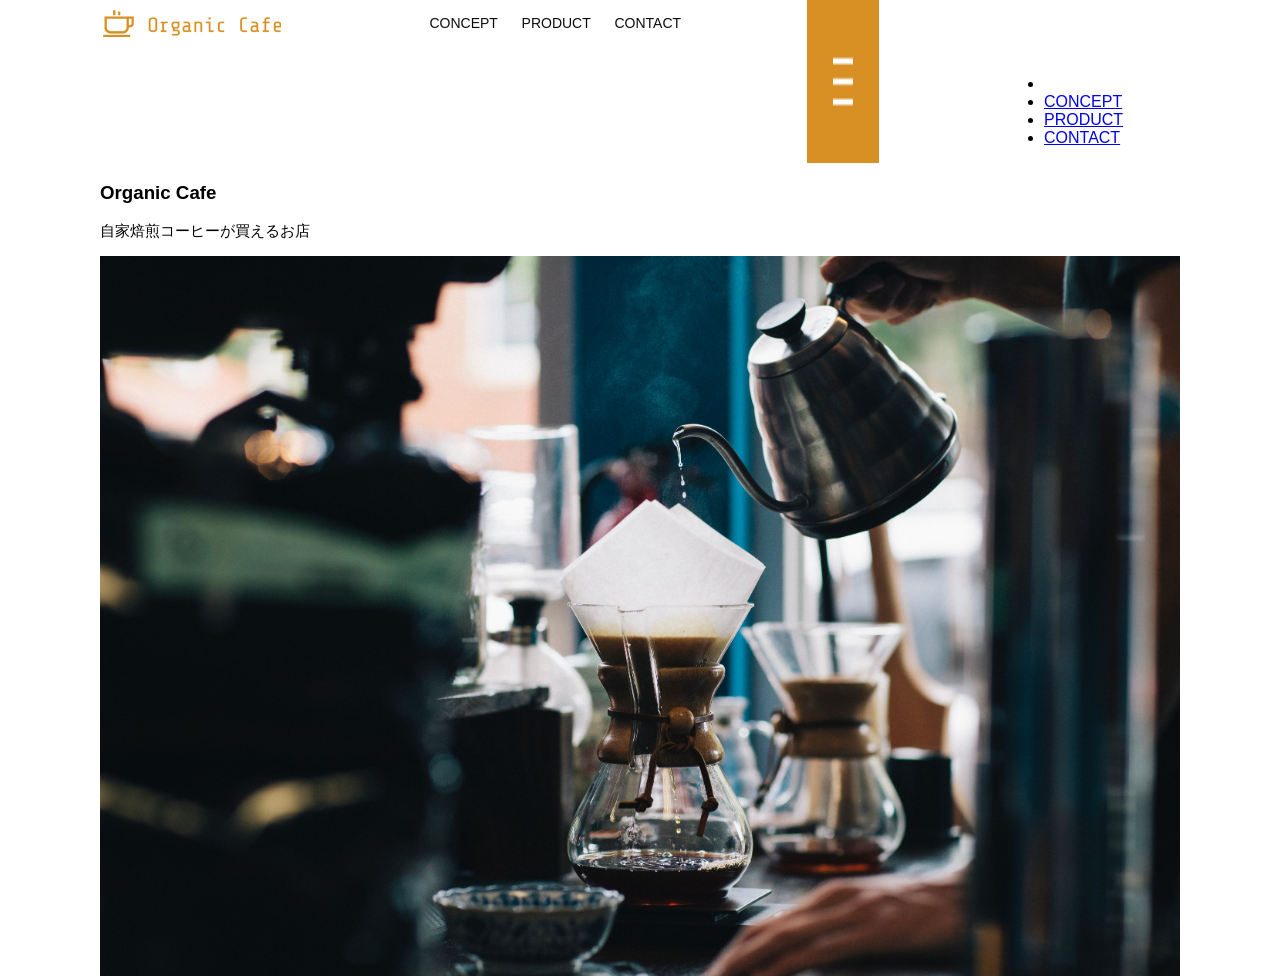
<file: kadai_013/index.html>
<!DOCTYPE html>
<html>
  <head>
    <title>Organic Cafe</title>
    <meta charset="UTF-8" />
    <meta name="description" content="自家焙煎のコーヒーがお家で楽しめるOrganic Cafe"/>
    <meta name="viewport" content="width=device-width, initial-scale=1.0" />
    <link rel="stylesheet" href="style.css" />
  </head>
  <body>
    <!-- ヘッダー -->
    <header>
      <!-- ロゴ -->
      <a href="index.html" id="logo"><img src="images/logo.png" alt="トップページに戻る"/></a>

      <!-- PC用ナビゲーション -->
      <nav id="nav-pc">
        <a href="index.html#concept">CONCEPT</a>
        <a href="index.html#product">PRODUCT</a>
        <a href="index.html#contact">CONTACT</a>
      </nav>

      <img id="menu-sp" src="images/button-menu.png" alt="ナビゲーションを開く"onclick="document.getElementById('nav-sp').style.display = 'block'">
      <div id="nav-sp">
        <img id="close" src="images/button-close.png" alt="ナビゲーションを閉じる"onclick="document.getElementById('nav-sp').style.display = 'none'">
        <nav>
          <ul>
            <li>
                <a id="logo-sp" href="index.html" onclick="document.getElementById('nav-sp').style.display = 'none'">
                    <img src="images/logo-sp.png" alt="トップページに戻る"></a>
            </li>
            <li><a class="menu" href="index.html#concept" onclick="document.getElementById('nav-sp').style.display = 'none'">CONCEPT</a></li>
            <li><a class="menu" href="index.html#product" onclick="document.getElementById('nav-sp').style.display = 'none'">PRODUCT</a></li>
            <li><a class="menu" href="index.html#contact" onclick="document.getElementById('nav-sp').style.display = 'none'">CONTACT</a></li>
          </ul>  
        </nav> 
      </div>
    </header>

    <main>
      <article>
        <!-- メインビジュアル -->
        <section id="main-visual">
          <div id="main-message">
            <h1>Organic Cafe</h1>
            <p>自家焙煎コーヒーが買えるお店</p>
          </div>
          <img src="images/main-image.jpg" alt="コーヒーをハンドドリップで淹れる画像"/>
        </section>
      </article>
    </main>
  </body>
</html>
</file>
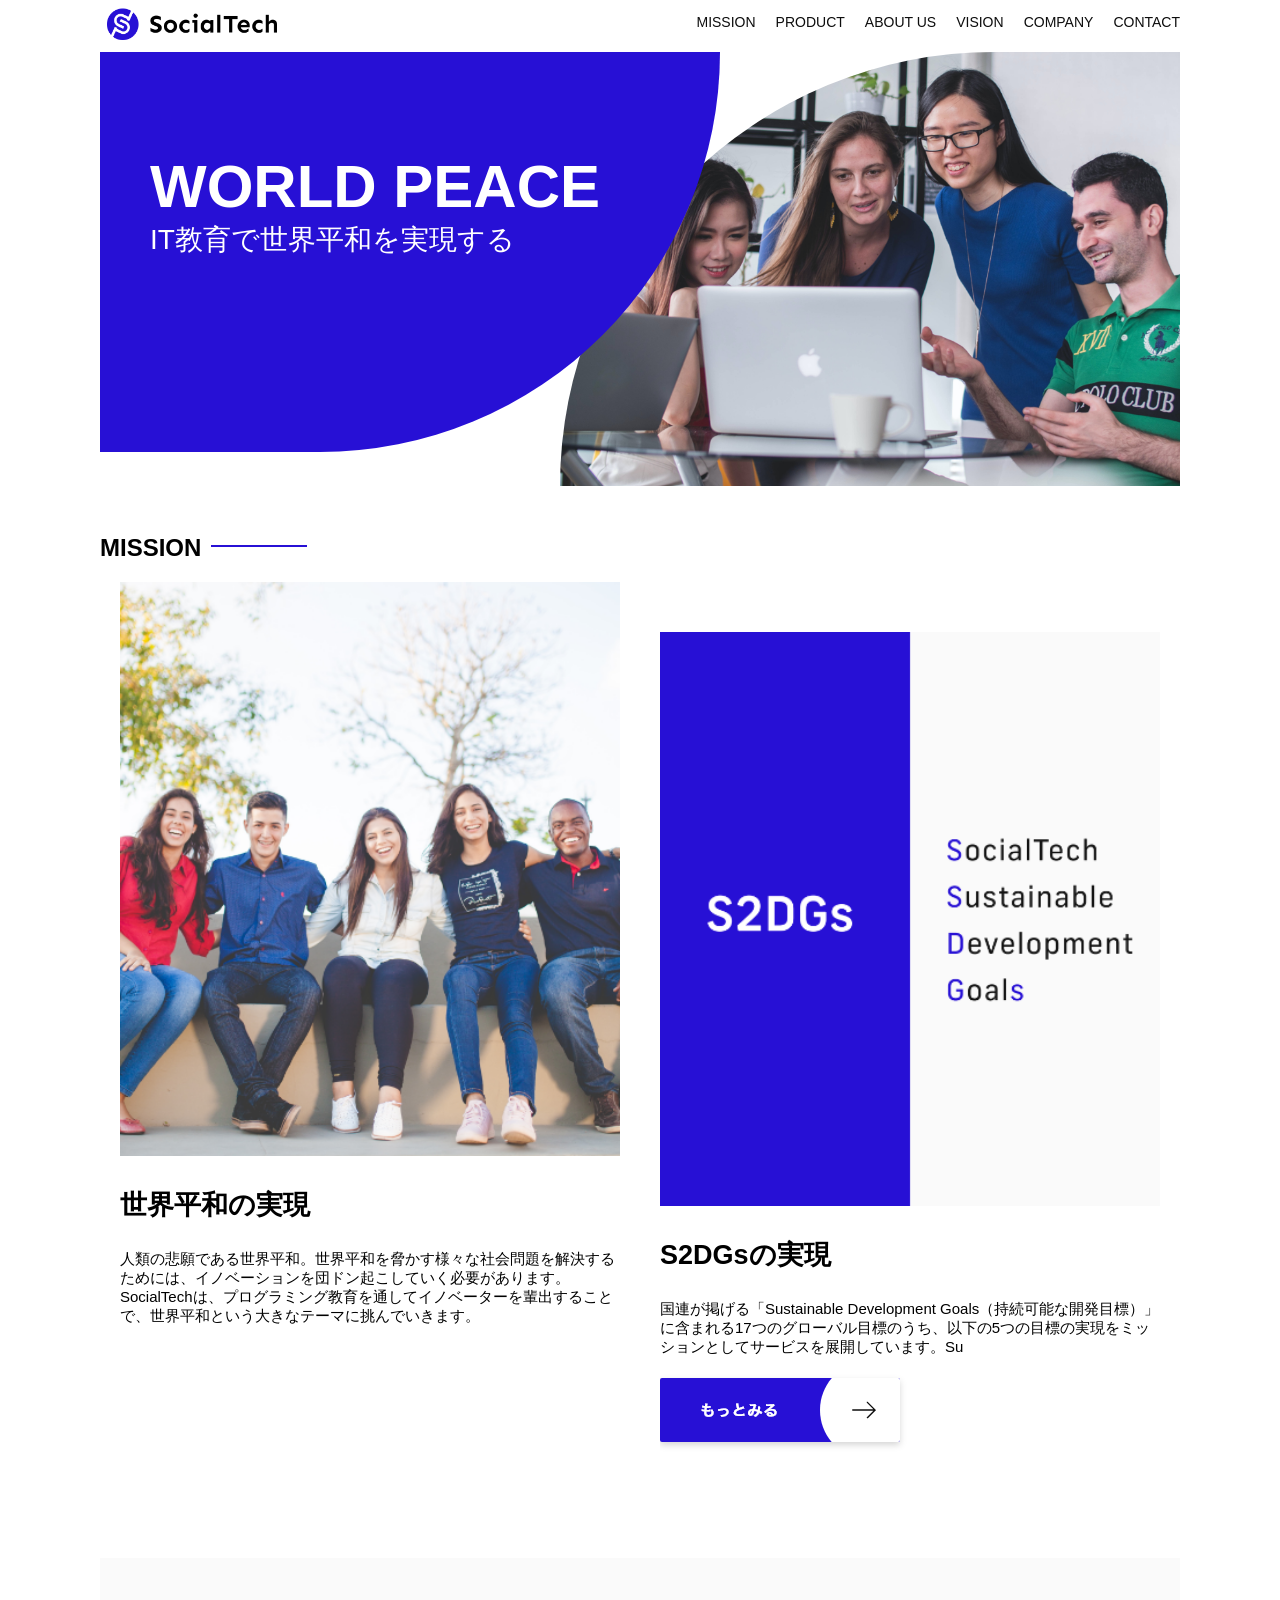
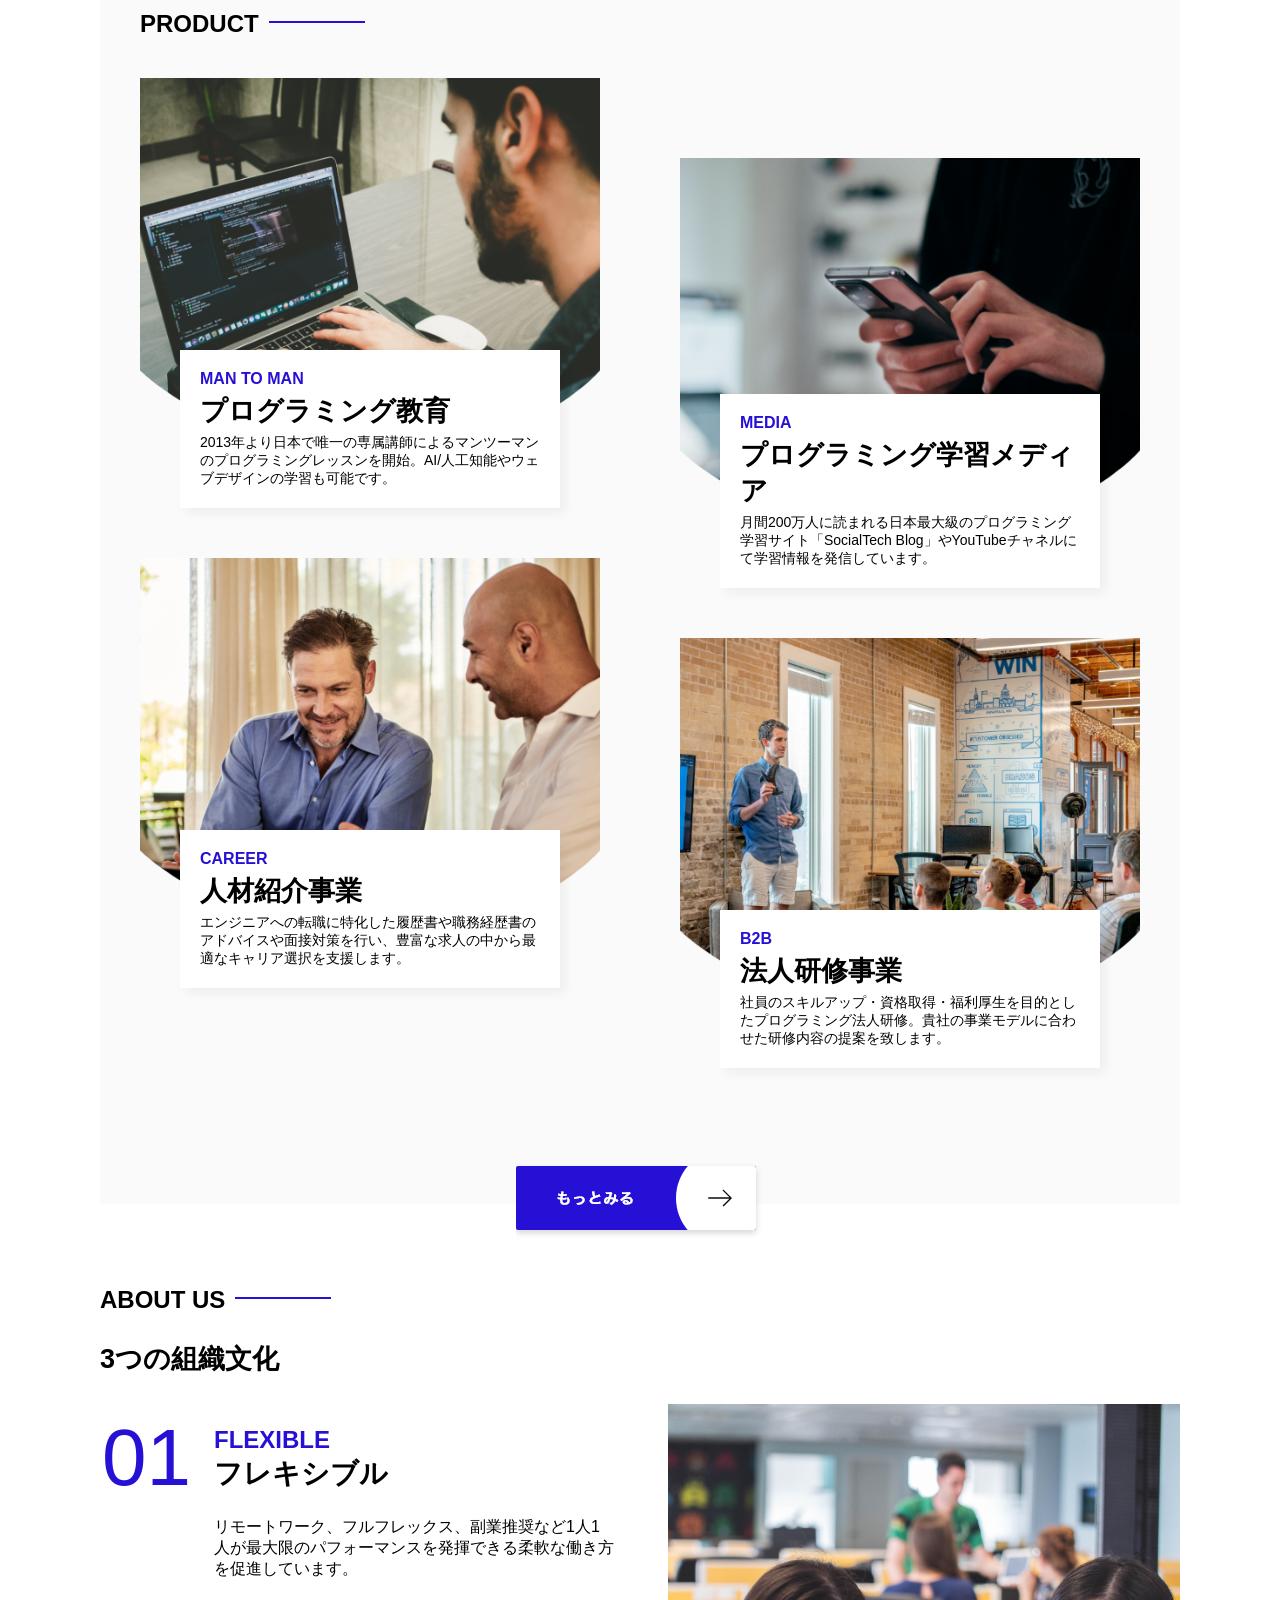
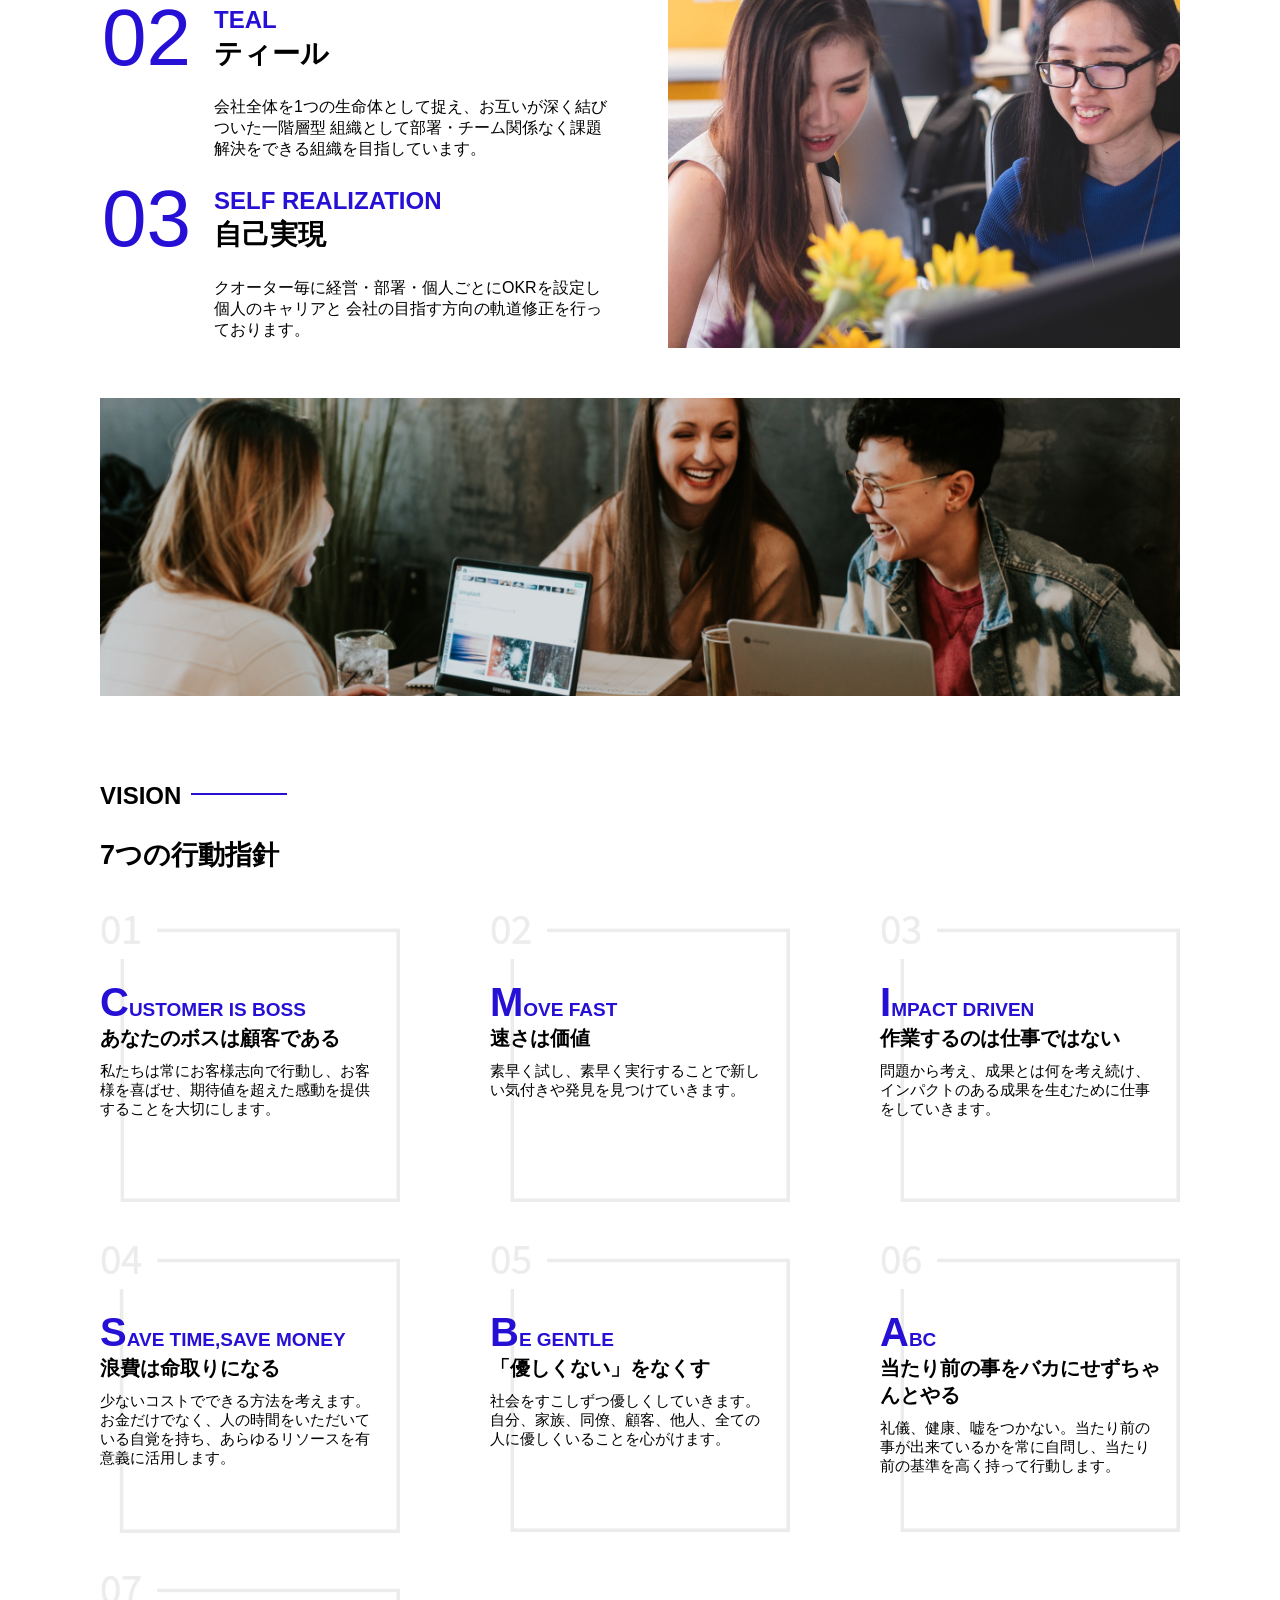
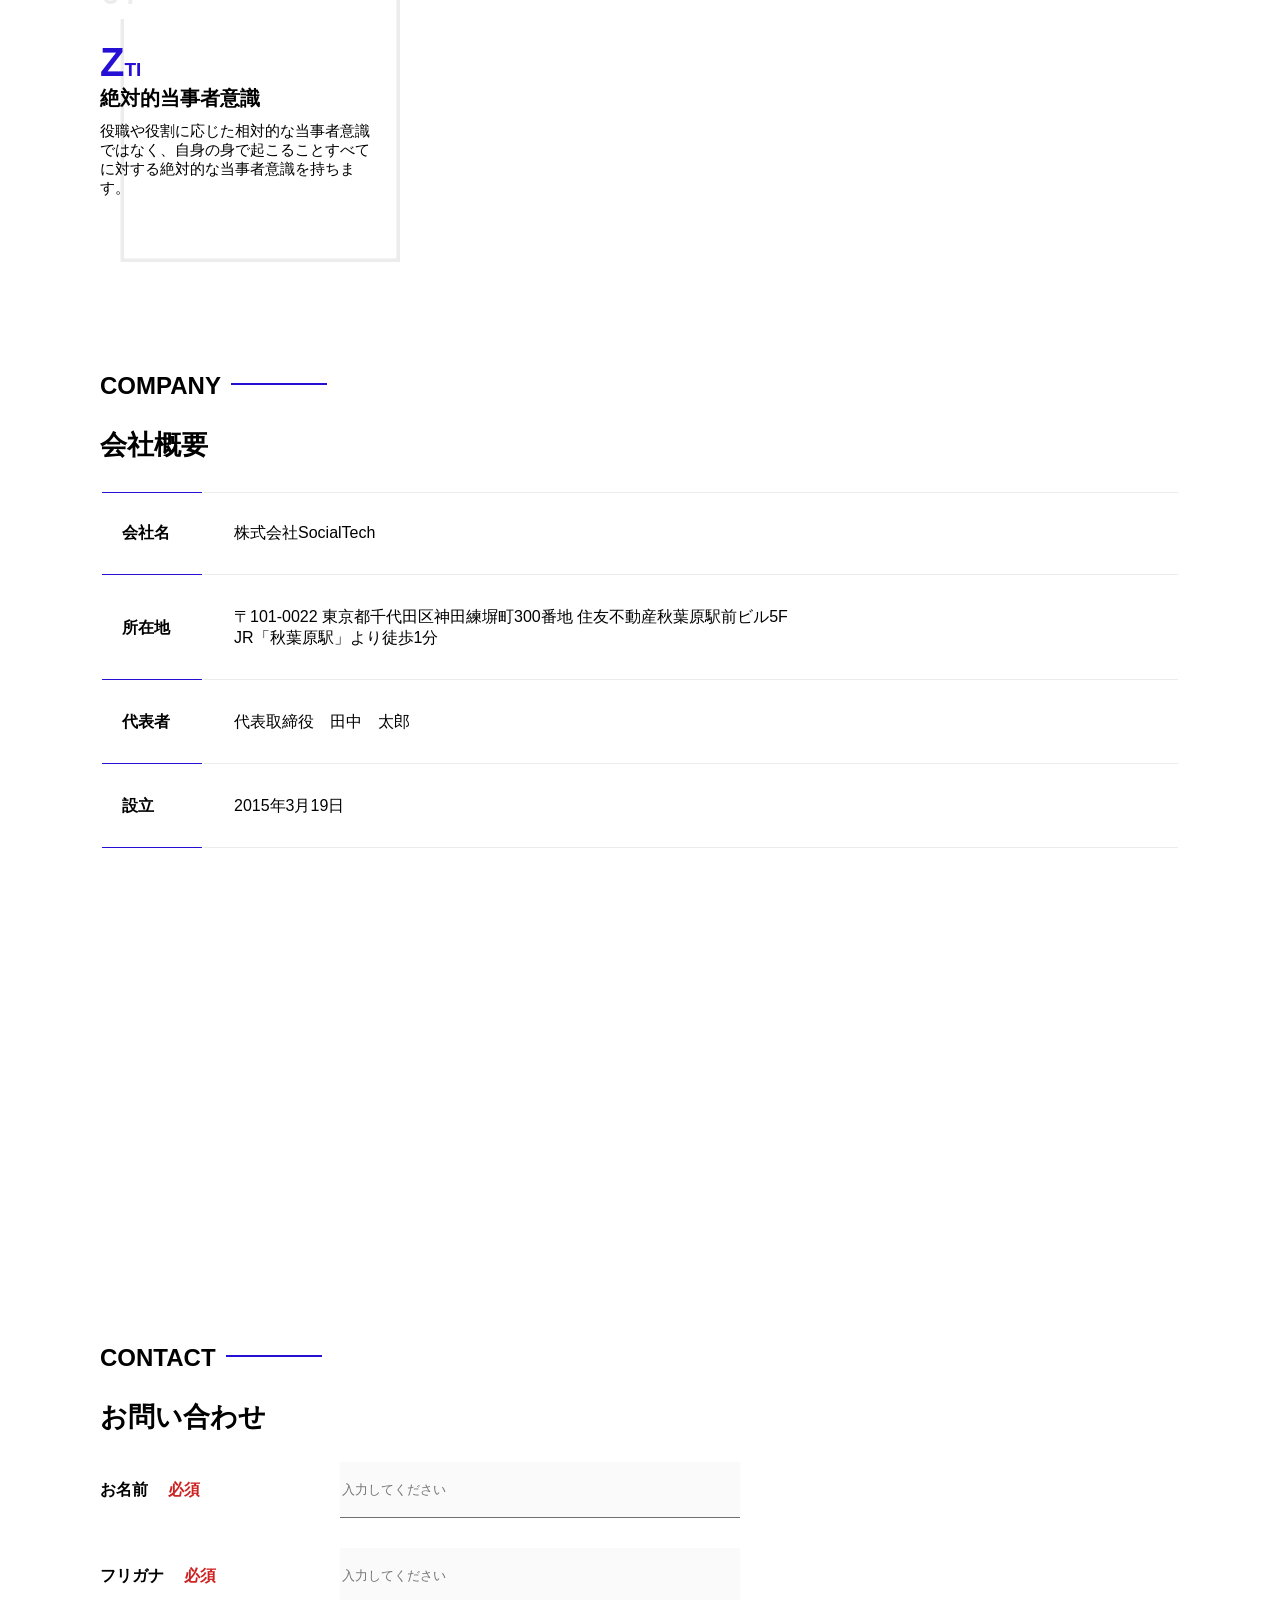
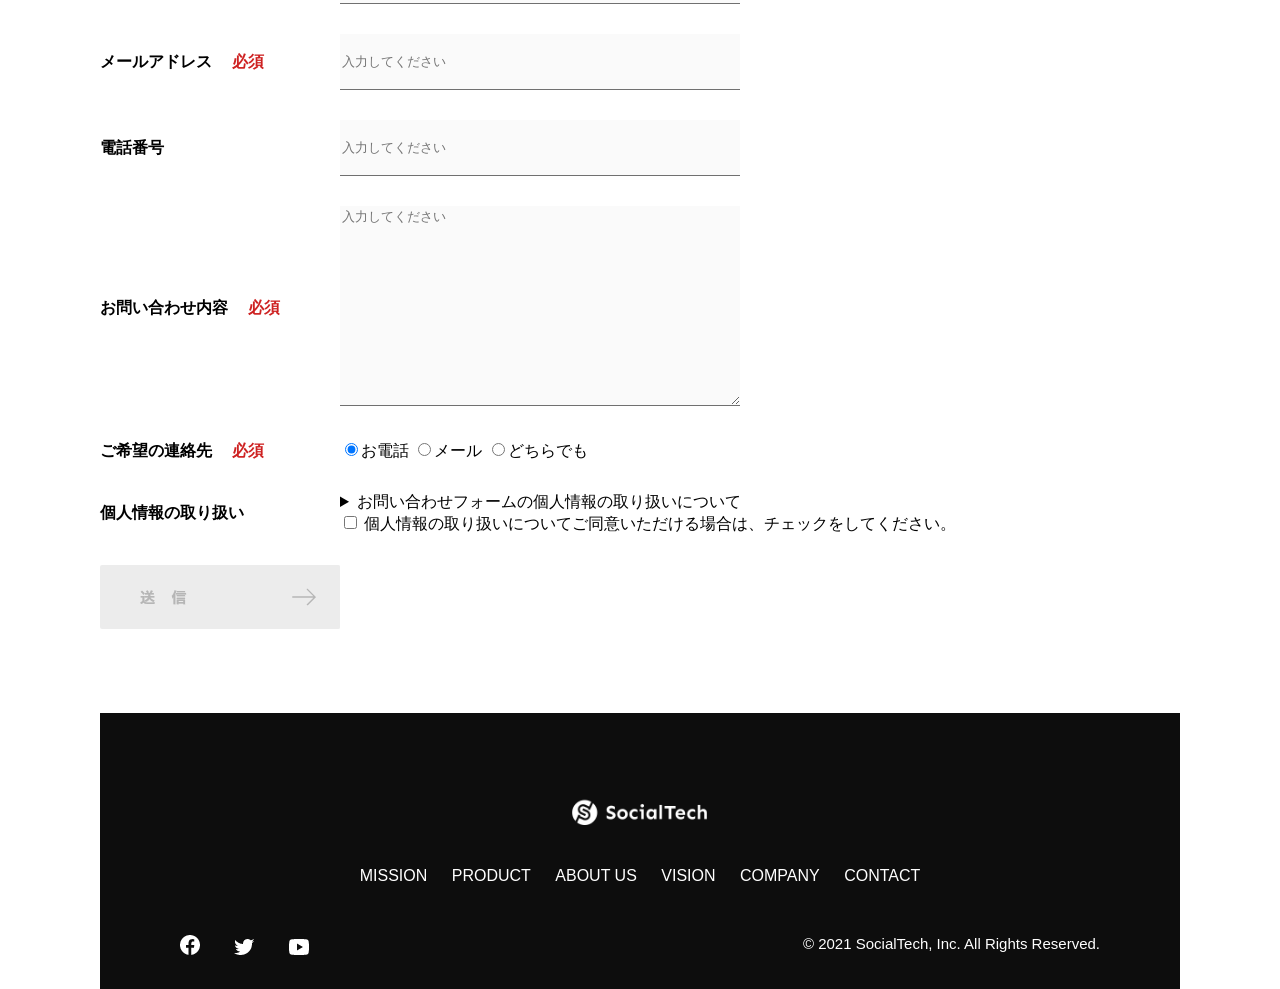
<file: kadai_tutorial_output/socialtech/index.html>
<!DOCTYPE html>
<html>
<head>
  <title>SocialTech</title>
  <meta charset="utf-8">
  <meta name="description" content="SocialTechはEdTech業界のリーディングカンパニーを目指します。">
  <meta name="viewport" content="width=device-width,initial-scale=1.0">
  <link rel="stylesheet" href="style.css">

</head>
<body>
  <header>
    <a href="index.html" id="logo">
      <img src="images/logo.png" alt="トップページに戻る">
    </a>
    <nav id="nav-pc">
      <ul>
        <li><a href="mission.html">MISSION</a></li>
        <li><a href="product.html">PRODUCT</a></li>
        <li><a href="index.html#aboutus">ABOUT US</a></li>
        <li><a href="index.html#vision">VISION</a></li>
        <li><a href="index.html#company">COMPANY</a></li>
        <li><a href="index.html#contact">CONTACT</a></li>
      </ul>
    </nav>
     <button id="menu-sp" onclick="document.getElementById('nav-sp').style.display = 'block'">
        <img src="images/button-menu.png" alt="ナビゲーションを開く">
     </button>
     <div id="nav-sp">
        <button id="close" onclick="document.getElementById('nav-sp').style.display = 'none'">
            <img src="images/button-close.png" alt="ナビゲーションを閉じる">
        </button>

        <nav>
          <ul>
            <li>
              <a id="logo-sp" href="index.html" onclick="document.getElementById('nav-sp').style.display = 'none'"><img src="images/logo-sp.png" alt="トップページに戻る"></a>
            </li>
            <li><a class="menu" href="mission.html" onclick="document.getElementById('nav-sp').style.display = 'none'">MISSION</a></li>
            <li><a class="menu" href="product.html" onclick="document.getElementById('nav-sp').style.display = 'none'">PRODUCT</a></li>
            <li><a class="menu" href="index.html#aboutus" onclick="document.getElementById('nav-sp').style.display = 'none'">ABOUT US</a></li>
            <li><a class="menu" href="index.html#vision" onclick="document.getElementById('nav-sp').style.display = 'none'">VISION</a></li>
            <li><a class="menu" href="index.html#company" onclick="document.getElementById('nav-sp').style.display = 'none'">COMPANY</a></li>
            <li><a class="menu" href="index.html#contact" onclick="document.getElementById('nav-sp').style.display = 'none'">CONTACT</a></li>
          </ul>
        </nav>
        <div id="sns">
          <a href="https://www.facebook.com/sejuku2013">
            <img src="images/button-facebook.png" alt="Facebookのリンク">
          </a>
          <a href="https://twitter.com/samuraijuku">
            <img src="images/button-twitter.png" alt="Twitterのリンク">
          </a>
          <a href="https://www.youtube.com/channel/UCCFOQO5aDK0xXam4cUQXT8g">
            <img src="images/button-youtube.png" alt="YouTubeのリンク">
          </a>
        </div>
     </div>
  </header>
  <main>
    <article>
      <section id="main-visual">
        <div id="main-message">
            <h1>WORLD PEACE</h1>
            <p>IT教育で世界平和を実現する</p>
        </div>
        <img src="images/index/index-main.png" alt="PCの周りに集まる多国籍の仲間たち">
      </section>
      <section id="mission">
        <h2 class="index-h2">MISSION</h2>
        <div id="mission-flex">
          <div>
            <img id="mission-photo" src="images/index/index-mission.png" alt="屋外のベンチで写真を撮影する多国籍の仲間たち">
            <h3>世界平和の実現</h3>
            <p>人類の悲願である世界平和。世界平和を脅かす様々な社会問題を解決するためには、イノベーションを団ドン起こしていく必要があります。SocialTechは、プログラミング教育を通してイノベーターを輩出することで、世界平和という大きなテーマに挑んでいきます。</p>
          </div>
          <div>
          <img id="s2dgs" src="images/index/s2dgs.png" alt="S2DGs">
          <h3>S2DGsの実現</h3>
          <p>国連が掲げる「Sustainable Development Goals（持続可能な開発目標）」に含まれる17つのグローバル目標のうち、以下の5つの目標の実現をミッションとしてサービスを展開しています。Su</p>
          <a href="mission.html">
            <img src="images/button-more.png" alt="もっとみる">
          </a>
          </div>
        </div>
      </section>

      <section id="product">
        <h2 class="index-h2">PRODUCT</h2>
        <div class="product-flex">
          <div id="product-left">
           <div>
            <img class="product-photo" src="images/index/index-mantoman.png" alt="PCでコードを書く男性">
            <div class="product-explain">
                <span>MAN TO MAN</span>
                <h3>プログラミング教育</h3>
                <p>2013年より日本で唯一の専属講師によるマンツーマンのプログラミングレッスンを開始。AI/人工知能やウェブデザインの学習も可能です。</p>
            </div>
           </div>
           <div>
            <img class="product-photo" src="images/index/index-career.png" alt="笑顔で話し合う2人の男性">
            <div class="product-explain">
                <span>CAREER</span>
                <h3>人材紹介事業</h3>
                <p>エンジニアへの転職に特化した履歴書や職務経歴書のアドバイスや面接対策を行い、豊富な求人の中から最適なキャリア選択を支援します。</p>
            </div>
           </div> 
          </div>
          <div id="product-right">
           <div>
            <img class="product-photo" src="images/index/index-media.png" alt="スマートフォンを操作する人">
            <div class="product-explain">
                <span>MEDIA</span>
                <h3>プログラミング学習メディア</h3>
                <p>月間200万人に読まれる日本最大級のプログラミング学習サイト「SocialTech Blog」やYouTubeチャネルにて学習情報を発信しています。</p>
            </div>
           </div>
           <div>
            <img class="product-photo" src="images/index/index-b2b.png" alt="講義中の男性とそれを聴く人々">
            <div class="product-explain">
                <span>B2B</span>
                <h3>法人研修事業</h3>
                <p>社員のスキルアップ・資格取得・福利厚生を目的としたプログラミング法人研修。貴社の事業モデルに合わせた研修内容の提案を致します。</p>  
            </div>
           </div>
          </div>
        </div>
        <div id="product-more">
          <a href="product.html">
            <img src="images/button-more.png" alt="もっとみる">
          </a>
        </div>
      </section>
     
      <section id="aboutus">
        <h2 class="index-h2">ABOUT US</h2>
        <h3>3つの組織文化</h3>
        <div>
            <table class="culture-table">
              <tr>
                <td class="culture-num">01</td>
                <th><span class="culture-en">FLEXIBLE</span><br>フレキシブル</th>
              </tr>  
              <tr>
                <td>

                </td>
                <td class="culture-description">リモートワーク、フルフレックス、副業推奨など1人1人が最大限のパフォーマンスを発揮できる柔軟な働き方を促進しています。</td>
              </tr>
              <tr>
                <td class="culture-num">02</td>
                <th><span class="culture-en">TEAL</span><br>ティール</th>
              </tr>
              <tr>
                <td>

                </td>
                <td class="culture-description">会社全体を1つの生命体として捉え、お互いが深く結びついた一階層型 組織として部署・チーム関係なく課題解決をできる組織を目指しています。</td>
              </tr>
              <tr>
                <td class="culture-num">03</td>
                <th><span class="culture-en">SELF REALIZATION</span><br>自己実現</th>
              </tr>
              <tr>
                <td>

                </td>
                <td class="culture-description">クオーター毎に経営・部署・個人ごとにOKRを設定し個人のキャリアと 会社の目指す方向の軌道修正を行っております。</td>
              </tr>
            </table>
            <img class="culture-img" src="images/index/index-aboutus1.png" alt="笑顔で話し合う2人の女性">
        </div>
        <img class="culture-img2" src="images/index/index-aboutus2.png" alt="笑顔で話し合う3人の男女">
      </section>

      <section id="vision">
        <h2 class="index-h2">VISION</h2>
        <h3>7つの行動指針</h3>
        <div>
            <div class="vision-box">
              <img src="images/index/vision-01.png" alt="01">
              <div>
                <h4>CUSTOMER IS BOSS</h4>
                <h5>あなたのボスは顧客である</h5>
                <p>私たちは常にお客様志向で行動し、お客様を喜ばせ、期待値を超えた感動を提供することを大切にします。</p>
              </div>
            </div>
            <div class="vision-box">
              <img src="images/index/vision-02.png" alt="02">
              <div>
                <h4>MOVE FAST</h4>
                <h5>速さは価値</h5>
                <p>素早く試し、素早く実行することで新しい気付きや発見を見つけていきます。</p>
              </div>
            </div>
            <div class="vision-box">
              <img src="images/index/vision-03.png" alt="03">
              <div>
                <h4>IMPACT DRIVEN</h4>
                <h5>作業するのは仕事ではない</h5>
                <p>問題から考え、成果とは何を考え続け、インパクトのある成果を生むために仕事をしていきます。</p>
              </div>
            </div>
            <div class="vision-box">
              <img src="images/index/vision-04.png" alt="04">
              <div>
                <h4>SAVE TIME,SAVE MONEY</h4>
                <h5>浪費は命取りになる</h5>
                <p>少ないコストでできる方法を考えます。お金だけでなく、人の時間をいただいている自覚を持ち、あらゆるリソースを有意義に活用します。</p>
              </div>
            </div>
            <div class="vision-box">
              <img src="images/index/vision-05.png" alt="05">
              <div>
                <h4>BE GENTLE</h4>
                <h5>「優しくない」をなくす</h5>
                <p>社会をすこしずつ優しくしていきます。自分、家族、同僚、顧客、他人、全ての人に優しくいることを心がけます。</p>
              </div>
            </div>
            <div class="vision-box">
              <img src="images/index/vision-06.png" alt="06">
              <div>
                <h4>ABC</h4>
                <h5>当たり前の事をバカにせずちゃんとやる</h5>
                <p>礼儀、健康、嘘をつかない。当たり前の事が出来ているかを常に自問し、当たり前の基準を高く持って行動します。</p>
              </div>
            </div>
            <div class="vision-box">
              <img src="images/index/vision-07.png" alt="07">
              <div>
                <h4>ZTI</h4>
                <h5>絶対的当事者意識</h5>
                <p>役職や役割に応じた相対的な当事者意識ではなく、自身の身で起こることすべてに対する絶対的な当事者意識を持ちます。</p>
              </div>
            </div>
        </div>
      </section>

      <section id="company">
        <h2 class="index-h2">COMPANY</h2>
        <h3>会社概要</h3>
        <table id="company-table">
         <tr>
            <th class="tableheader tableheader-first">会社名</th>
            <td class="cell cell-first">株式会社SocialTech</td>
         </tr>
         <tr>
            <th class="tableheader">所在地</th>
            <td class="cell">〒101-0022 東京都千代田区神田練塀町300番地 住友不動産秋葉原駅前ビル5F<br>JR「秋葉原駅」より徒歩1分</td>
         </tr>
         <tr>
            <th class="tableheader">代表者</th>
            <td class="cell">代表取締役　田中　太郎</td>
         </tr>
         <tr>
            <th class="tableheader">設立</th>
            <td class="cell">2015年3月19日</td>
         </tr>
        </table>
        <iframe
        src="https://www.google.com/maps/embed?pb=!1m18!1m12!1m3!1d1620.034427009758!2d139.77355825872192!3d35.699923200000015!2m3!1f0!2f0!3f0!3m2!1i1024!2i768!4f13.1!3m3!1m2!1s0x60188fee13660e23%3A0x77137876edf742ac!2z5L2P5Y-L5LiN5YuV55Sj56eL6JGJ5Y6f6aeF5YmN44OT44Or!5e0!3m2!1sja!2sjp!4v1787794201555!5m2!1sja!2sjp" width="600" height="450" style="border:0;" allowfullscreen="" loading="lazy" referrerpolicy="strict-origin-when-cross-origin"
        style="border: 0;" allowfullscreen="" load="lazy">
        </iframe> 
      </section>
      <section id="contact">
        <h2 class="index-h2">CONTACT</h2>
        <h3>お問い合わせ</h3>
        <form>
          <div>
            <div class="contact-heading">
                <label class="contact-label">お名前<span class="contact-span">必須</span></label>
            </div>
            <div>
                <input type="text" name="name" placeholder="入力してください" class="contact-textbox" >
            </div>
          </div>
          <div>
            <div class="contact-heading">
                <label class="contact-label">フリガナ<span class="contact-span">必須</span></label>
            </div>
            <div>
                <input type="text" name="hurigana" placeholder="入力してください" class="contact-textbox">
            </div>
          </div>
          <div>
            <div class="contact-heading">
                <label class="contact-label">メールアドレス<span class="contact-span">必須</span></label>
            </div>
            <div>
                <input type="text" name="email" placeholder="入力してください" class="contact-textbox">
            </div>
          </div>
          <div>
            <div class="contact-heading">
                <label class="contact-label">電話番号</label>
            </div>
            <div>
                <input type="text" name="tel" placeholder="入力してください" class="contact-textbox">
            </div>
          </div>
          <div>
            <div class="contact-heading">
                <label class="contact-label">お問い合わせ内容<span class="contact-span">必須</span></label>
            </div>
            <div>
                <textarea class="contact-textarea" placeholder="入力してください" name="message"></textarea>
            </div>
          </div>
          <div>
            <div class="contact-heading">
                <label class="contact-label">ご希望の連絡先<span class="contact-span">必須</span></label>
            </div>
            <div>
                <input class="radiobutton" type="radio" value="tel" name="contact" checked><label>お電話</label>
                <input class="radiobutton" type="radio" value="mail" name="contact"><label>メール</label>
                <input class="radiobutton" type="radio" value="both" name="contact"><label>どちらでも</label>
            </div>
          </div>
          <div>
            <div class="contact-heading">
                <label class="contact-label">個人情報の取り扱い</label>
            </div>
            <div>
                <details>
                    <summary>お問い合わせフォームの個人情報の取り扱いについて</summary>
                    <div>
                      <dl>
                        <dt>１．組織の名称又は氏名</dt>
                        <dd>株式会社SocialTech</dd>
                        <dt>２．個人情報保護管理者（若しくはその代理人）の氏名又は職名、所属及び連絡先</dt>
                        <dd>
                            <p>鈴木 一郎　コーポレート部</p>
                            <p>メールアドレス：samurai@example.com</p>
                            <p>TEL：03-1234-5678</p>
                        </dd>
                        <dt>３．個人情報の利用目的</dt>
                        <dd>
                            <ul>
                              <li>本サービス及び本サービスに関連する情報の提供又はそれらに関する連絡のため</li>
                              <li>ユーザーの本人確認のため</li>
                              <li>当社サービスのご案内のため</li>
                              <li>当社の商品等の広告または宣伝（電子メールによるものを含むものとします。）</li>
                            </ul>
                        </dd>
                        <dt>４．個人情報の取り扱い業務の委託</dt>
                        <dd>個人情報の取扱業務の全部または一部を外部に業務委託する場合があります。その際、弊社は、個人情報を適切に保護できる管理体制を敷き実行していることを条件として委託先を厳選したうえで、機密保持契約を委託先と締結し、お客様の個人情報を厳密に管理させます。</dd>
                        <dt>５．個人情報の開示等の請求</dt>
                        <dd>
                          お客様は、弊社に対してご自身の個人情報の開示等（利用目的の通知、開示、内容の訂正・追加・削除、利用の停止または消去、第三者への提供の停止）に関して、当社問合わせ窓口に申し出ることができます。<br>
                          その際、弊社はお客様ご本人を確認させていただいたうえで、合理的な期間内に対応いたします。<br>
                          なお、個人情報に関する弊社問合わせ先は、次の通りです。
                        </dd>
                        <dd>
                            <p>株式会社SocialTech　個人情報問合せ窓口</p>
                            <p>〒150-0043　東京都千代田区神田練塀町300番地 住友不動産秋葉原駅前ビル5F</p>
                            <p>メールアドレス：samurai@example.com　TEL：03-1234-5678</p>
                       </dd>
 
                       <dt>６．個人情報を提供されることの任意性について</dt>
                       <dd>お客様がご自身の個人情報を弊社に提供されるか否かは、お客様のご判断によりますが、もしご提供されない場合には、適切なサービスが提供できない場合がありますので予めご了承ください。</dd>
                      </dl>
                    </div>
                </details>
                <input type="checkbox" name="agree">
                <span>個人情報の取り扱いについてご同意いただける場合は、チェックをしてください。</span>
            </div>
          </div>
           <input type="image" src="images/button-submit.png" alt="送信する">
        </form>
      </section>
    </article>
  </main>

  <footer>
    <div id="footer-logo">
        <img src="images/logo-sp.png" alt="SocialTech">
    </div>
    <div id="footer-link">
        <a href="mission.html">MISSION</a>
        <a href="product.html">PRODUCT</a>
        <a href="index.html#aboutus">ABOUT US</a>
        <a href="index.html#vision">VISION</a>
        <a href="index.html#company">COMPANY</a>
        <a href="index.html#contact">CONTACT</a>
    </div>
    <div id="sns-footer">
       <div class="sns-btns">
        <a href="https://www.facebook.com/sejuku2013"><img src="images/button-facebook.png" alt="Facebookのリンク"></a>
        <a href="https://twitter.com/samuraijuku"><img src="images/button-twitter.png" alt="Twitterのリンク"></a>
        <a href="https://www.youtube.com/channel/UCCFOQO5aDK0xXam4cUQXT8g"><img src="images/button-youtube.png" alt="YouTubeのリンク"></a>
       </div>
       <p id="copyright">&copy; 2021 SocialTech, Inc. All Rights Reserved.</p>
    </div>
  </footer>
</body>

</html>
</file>
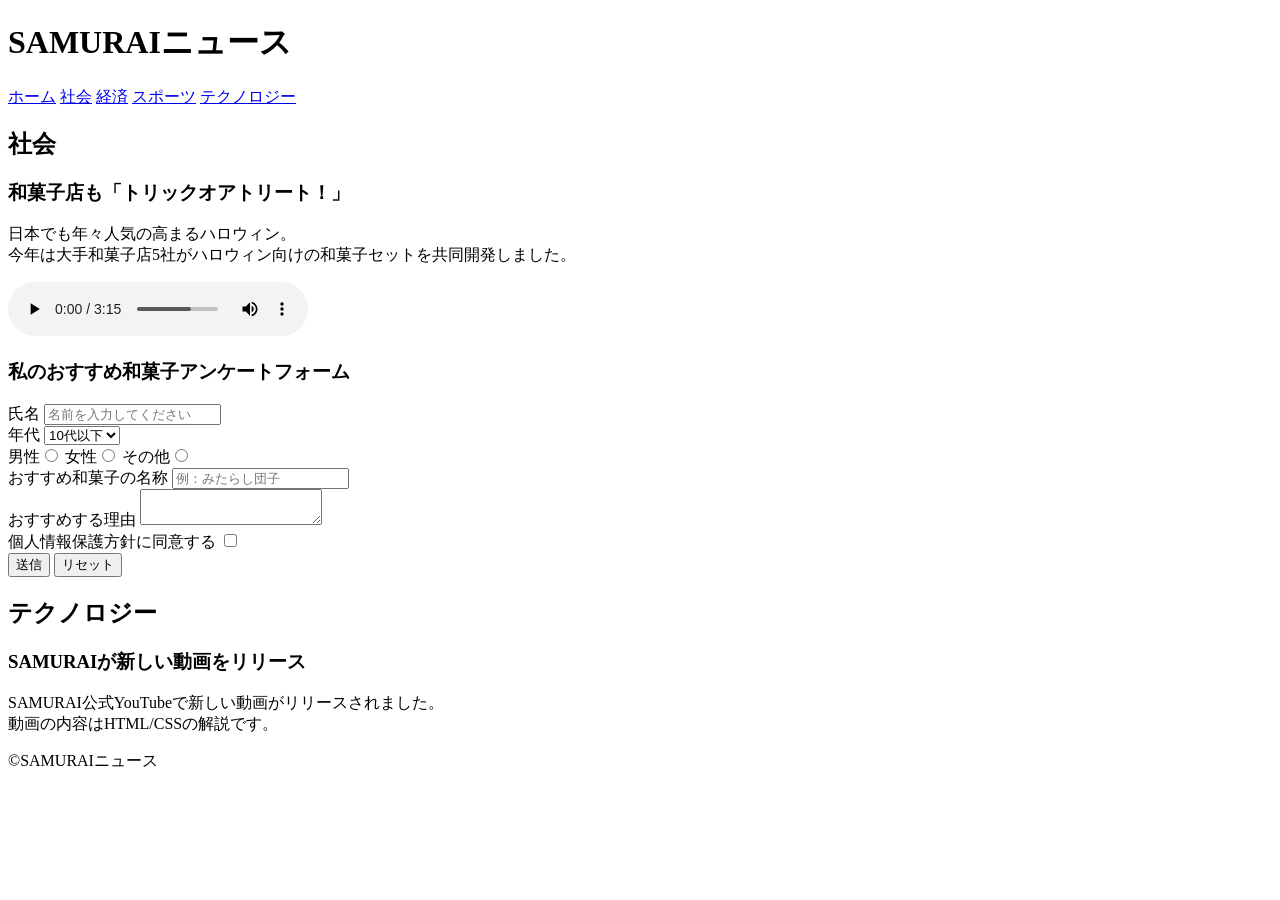
<file: kadai_008/kadai_008.html>
<!DOCTYPE html>
<html>
<head>
  <title>8章課題</title>
  <meta name="description" content="このページは８章の課題です。">
  <meta charset="UTF-8">
</head>
<body>
  <header>
    <h1>SAMURAIニュース</h1>
    <nav>
      <a href="https://www.sejuku.net/">ホーム</a>
      <a href="https://www.sejuku.net/">社会</a>
      <a href="https://www.sejuku.net/">経済</a>
      <a href="https://www.sejuku.net/">スポーツ</a>
      <a href="https://www.sejuku.net/">テクノロジー</a>
    </nav>
  </header>
  <main>
    <article>
      <h2>社会</h2>
      <section>
        <h3>和菓子店も「トリックオアトリート！」</h3>
        <p>日本でも年々人気の高まるハロウィン。<br>今年は大手和菓子店5社がハロウィン向けの和菓子セットを共同開発しました。</p>
        <audio src="ichi.mp3" controls></audio>
      </section>
      <section>
        <h3>私のおすすめ和菓子アンケートフォーム</h3>
        <form>
        <label>氏名</label>
        <input type="text" placeholder="名前を入力してください">
        <br>

        <label>年代</label>
        <select>
          <option>10代以下</option>
          <option>20代</option>
          <option>30代</option>
          <option>40代以下</option>
        </select>
        <br>

        <label>男性</label><input type="radio" name="gender">
        <label>女性</label><input type="radio" name="gender">
        <label>その他</label><input type="radio" name="gender">
        <br>

        <label>おすすめ和菓子の名称</label>
        <input type="text" placeholder="例：みたらし団子">
        <br>

        <label>おすすめする理由</label>
        <textarea></textarea>
        <br>

        <label>個人情報保護方針に同意する</label>
        <input type="checkbox">
        <br>

        <input type="submit" value="送信">
        <input type="reset" value="リセット">
        </form>
      </section>
    </article>
    <article>
      <h2>テクノロジー</h2>
      <section>
        <h3>SAMURAIが新しい動画をリリース</h3>
        <p>SAMURAI公式YouTubeで新しい動画がリリースされました。<br>動画の内容はHTML/CSSの解説です。</p>
      </section>
    </article>
  </main>
    <p>&copy;SAMURAIニュース</p>
  </footer>
</body>
</html>
</file>
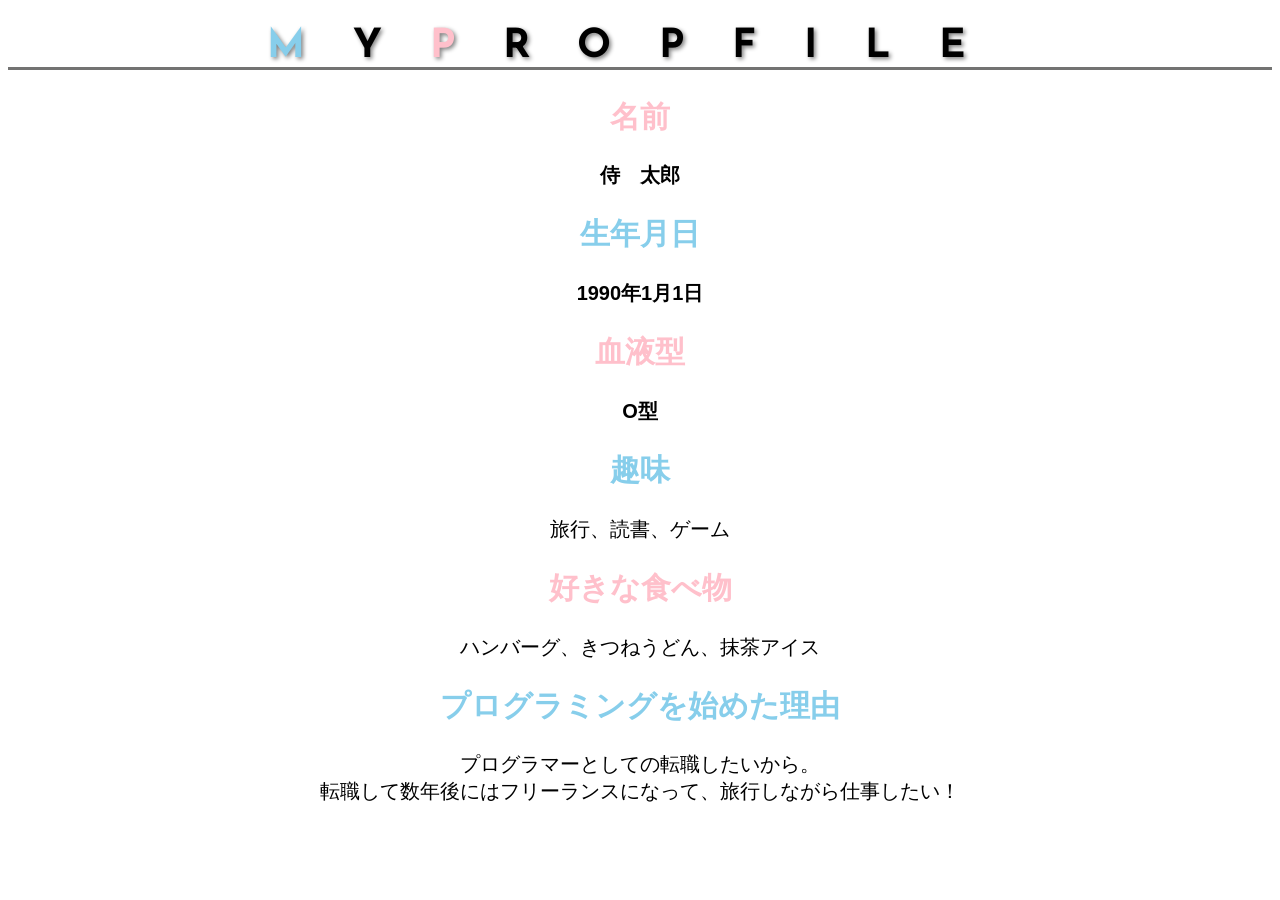
<file: kadai_015/kadai_015.html>
<!DOCTYPE html>
<html>
<head>
    <title>15章課題</title>
    <meta charset="UTF-8">
    <meta name="description" content="このページは15章の課題です。">
    <link rel="stylesheet" href="style.css">
    <link rel="preconnect" href="https://fonts.googleapis.com">
    <link rel="preconnect" href="https://fonts.gstatic.com" crossorigin>
    <link href="https://fonts.googleapis.com/css2?family=Josefin+Sans&display=swap" rel="stylesheet">
</head> 
<body>
    <h1><span class="blue">M</span>Y<span class="pink">P</span>ROPFILE</h1>
    <div id="basic">
        <h2 class="pink">名前</h2>
        <p>侍　太郎</p>
        <h2 class="blue">生年月日</h2>
        <p>1990年1月1日</p>
        <h2 class="pink">血液型</h2>
        <p>O型</p>
    </div>
    <h2 class="blue">趣味</h2>
    <p>旅行、読書、ゲーム</p>
    <h2 class="pink">好きな食べ物</h2>
    <p>ハンバーグ、きつねうどん、抹茶アイス</p>
    <h2 class="blue">プログラミングを始めた理由</h2>
    <p>プログラマーとしての転職したいから。<br>転職して数年後にはフリーランスになって、旅行しながら仕事したい！</p>
</body>
</html>
</file>
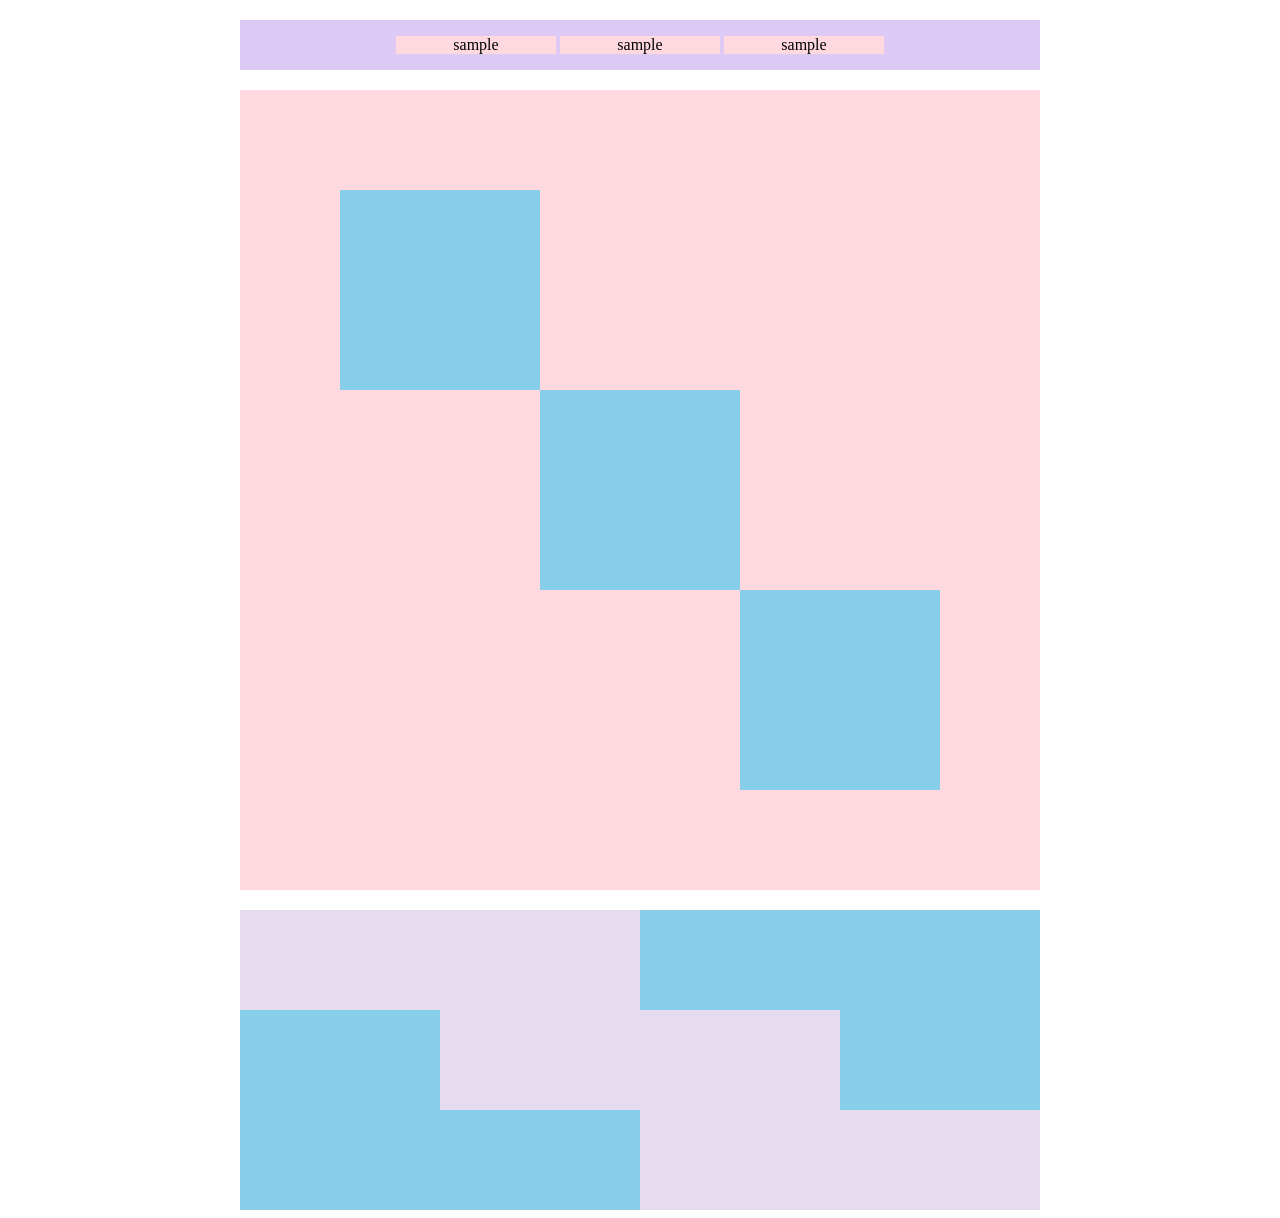
<file: kadai_018/kadai_018.html>
<!DOCTYPE html>
<html>
<head>
  <meta charset="UTF-8">
  <link rel="stylesheet" href="style.css">
  <meta name="description" content="このページは18章の課題です。">
  <title>18章課題</title>
</head>
<body>
  <div id="top">
    <p class="top-child">sample</p>
    <p class="top-child">sample</p>
    <p class="top-child">sample</p>
  </div>
  <div id="middle">
    <div id="middle-child01"></div>
    <div id="middle-child02"></div>
    <div id="middle-child03"></div>
  </div>
  <div id="bottom">
    <div id="bottom-child01"></div>
    <div id="bottom-child02"></div>
    <div id="bottom-child03"></div>
  </div>
</body>
</html>
</file>
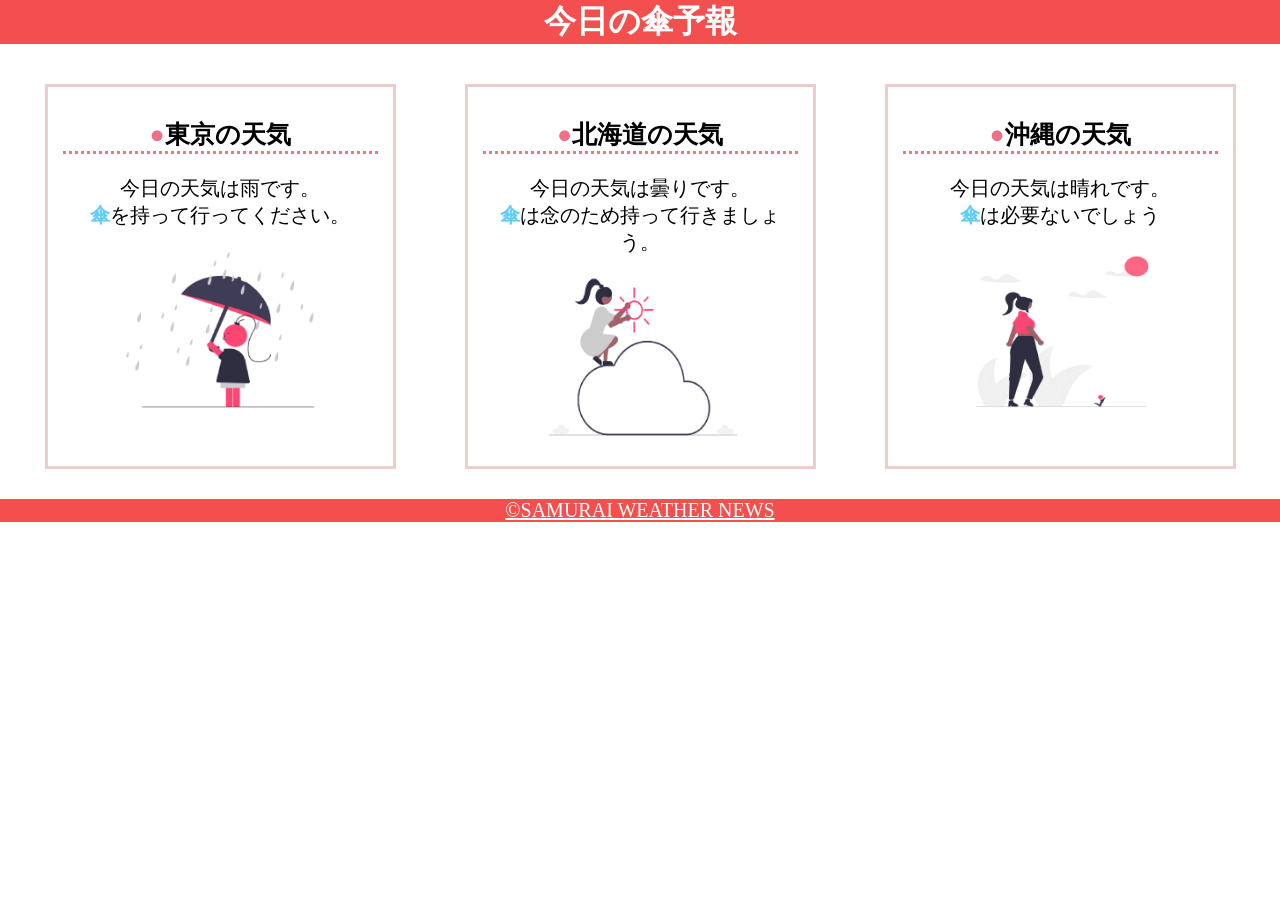
<file: kadai_022/kadai_022.html>
<!DOCTYPE html>
<html>
    <head>
        <meta charset="UTF-8">
        <meta name="viewport" content="width=device-width, initial-scale=1.0">
        <link rel="stylesheet" href="style.css">
        <meta name="description" content="このページは22章の課題です。">
        <title>22章課題</title>
    </head>
    <body>
       
        <header>
            <h1>今日の傘予報</h1>
        </header>  
 
        <main>

            <div id="parent">
                <div class="contents">
                    <h2>東京の天気</h2>
                    <p>今日の天気は雨です。</p>
                    <p>傘を持って行ってください。</p>
                    <img src="images/rainy.png" alt="雨">
                </div>
 
                <div class="contents">
                    <h2>北海道の天気</h2>
                    <p>今日の天気は曇りです。</p>
                    <p>傘は念のため持って行きましょう。</p>
                    <img src="images/cloudy.png" alt="曇り">
                </div>
 
                <div class="contents">
                    <h2>沖縄の天気</h2>
                    <p>今日の天気は晴れです。</p>
                    <p>傘は必要ないでしょう</p>
                    <img src="images/sunny.png" alt="晴れ">
                </div>

            </div>    
 
        </main>
 
        <footer>
            <a href="https://www.sejuku.net/corp/">&copy;SAMURAI WEATHER NEWS</a>
         </footer>
 
    </body>
</html>
</file>
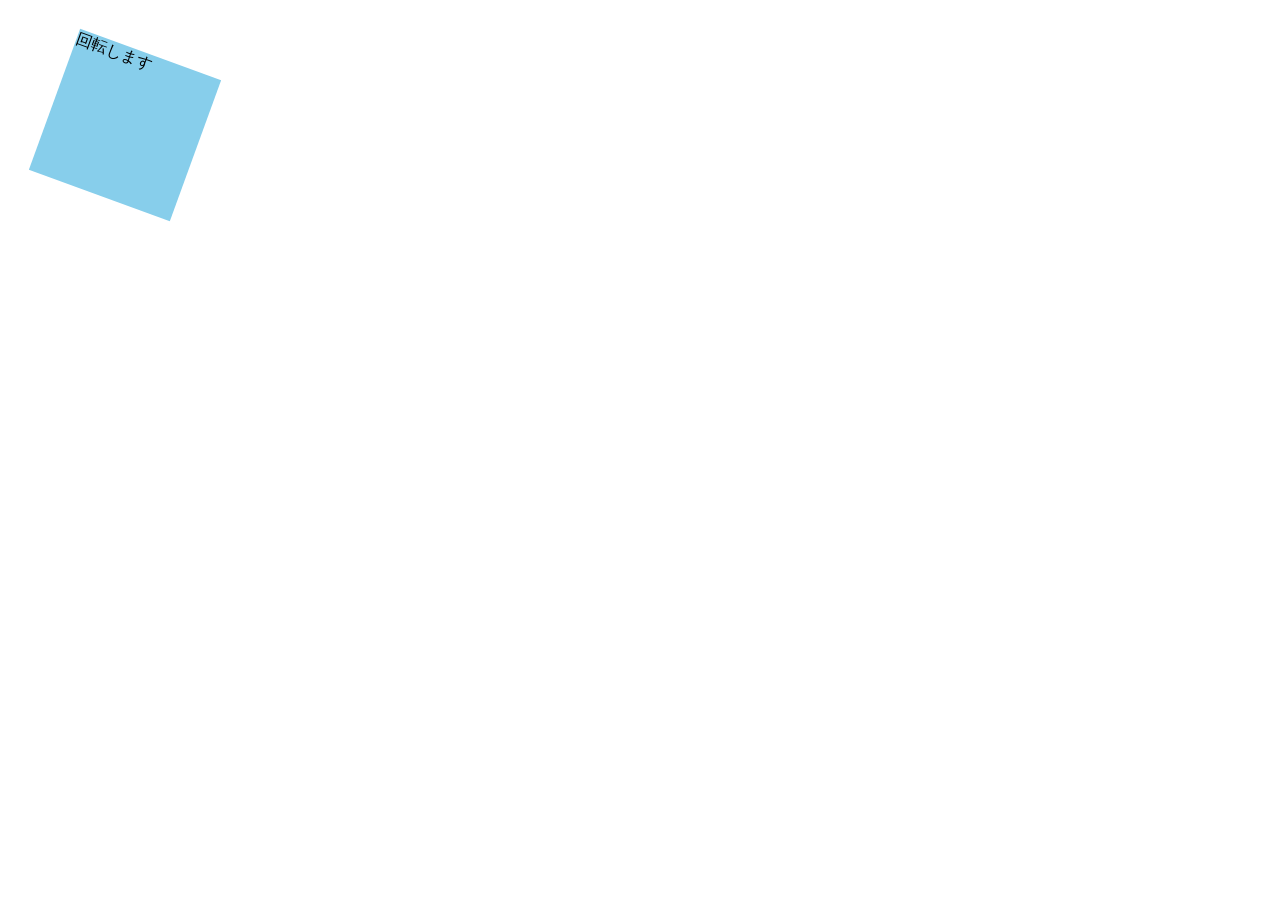
<file: kadai_mdn_css/mdn.html>
<!DOCTYPE html>
<html>

<head>
    <style>
        div {
            position: absolute;
            left: 50px;
            top: 50px;
            width: 150px;
            height: 150px;
            transform: rotateZ(20deg);
            background-color: skyblue;
        }
    </style>
</head>

<body>
    <div>
        回転します
    </div>

</body>

</html>
</file>
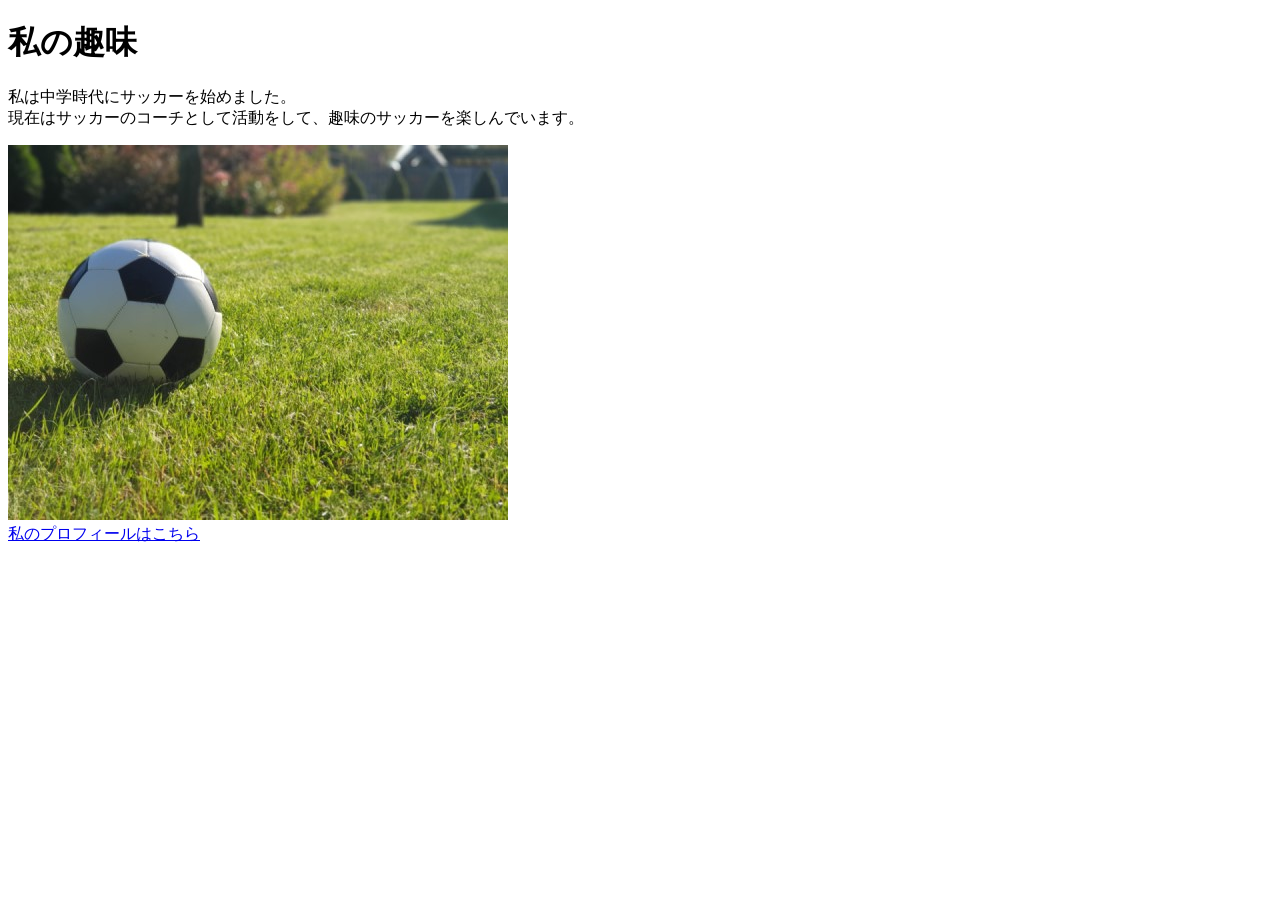
<file: kadai_005/html/kadai_005.html>
<!DOCTYPE html>
<html>
<head>
  <title>5章課題</title>
  <meta name="description" content="このページは5章の課題です。">
  <meta charset="UTF-8">
</head>
<body>
  <h1>私の趣味</h1>
  <p>私は中学時代にサッカーを始めました。<br>
    現在はサッカーのコーチとして活動をして、趣味のサッカーを楽しんでいます。
  </p>
  <img src="../images/sample.jpg" alt="サッカーボールの画像">
  <br><a href="https://x.com/samuraijuku">私のプロフィールはこちら</a>
</body>
</html>
</file>
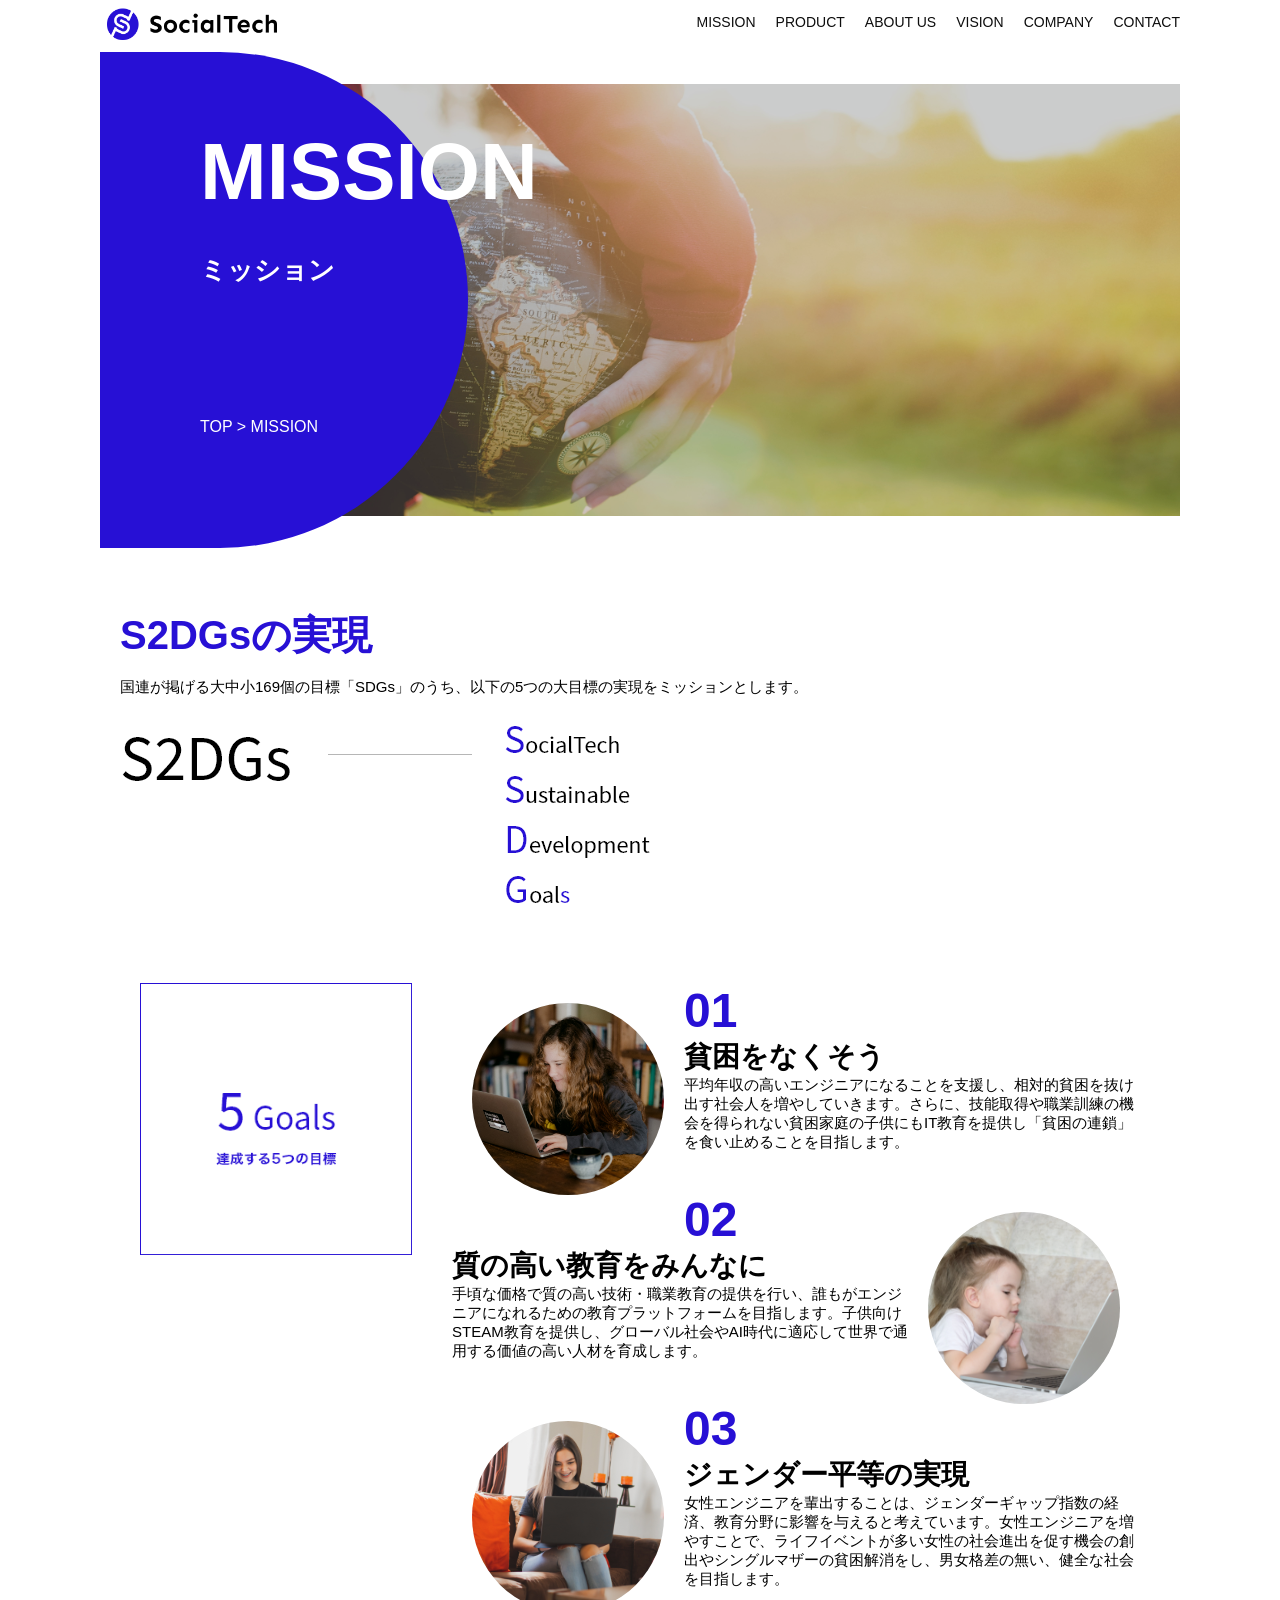
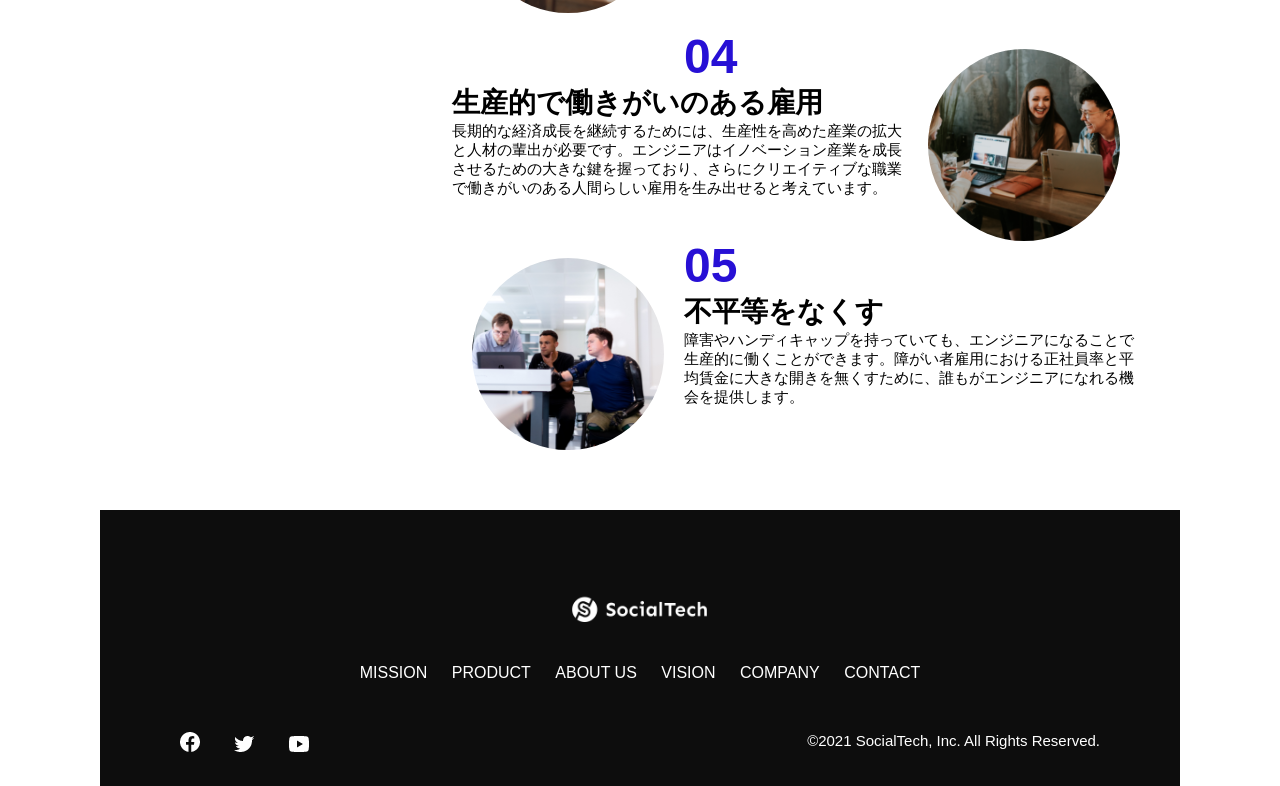
<file: kadai_tutorial_output/socialtech/mission.html>
<!DOCTYPE html>
<html>
  <head>
    <title>SocialTech - MISSION</title>
    <meta charset="utf-8">
    <meta name="description" content="SocialTechが目指す５つの目標（S2DGCs）を紹介します">
    <meta name="viewport" content="width=device-width,initial-scale=1.0">
    <link rel="stylesheet" href="style.css">
  </head>

  <body>
    <header>
         <!-- ロゴ -->
     <a href="index.html" id="logo">
        <img src="images/logo.png" alt="トップページに戻る">
      </a>

      <!-- PC用ナビゲーション -->
      <nav id="nav-pc">
        <ul>
          <li><a href="mission.html">MISSION</a></li>
          <li><a href="product.html">PRODUCT</a></li>
          <li><a href="index.html#aboutus">ABOUT US</a></li>
          <li><a href="index.html#vision">VISION</a></li>
          <li><a href="index.html#company">COMPANY</a></li>
          <li><a href="index.html#contact">CONTACT</a></li>
        </ul>
      </nav> 

 <!-- スマホ用メニューボタン -->
      <button id="menu-sp" onclick="document.getElementById('nav-sp').style.display = 'block'">
        <img src="images/button-menu.png" alt="ナビゲーションを開く">
      </button>

      <!-- スマホ用ナビゲーション -->
      <div id="nav-sp">
        <button id="close" onclick="document.getElementById('nav-sp').style.display = 'none'">
          <img src="images/button-close.png" alt="ナビゲーションを閉じる">
        </button>

        <nav>
          <ul>
            <li>
              <a id="logo-sp" href="index.html" onclick="document.getElementById('nav-sp').style.display = 'none'"><img src="images/logo-sp.png" alt="トップページに戻る"></a>
            </li>
            <li><a class="menu" href="mission.html" onclick="document.getElementById('nav-sp').style.display = 'none'">MISSION</a></li>
            <li><a class="menu" href="product.html" onclick="document.getElementById('nav-sp').style.display = 'none'">PRODUCT</a></li>
            <li><a class="menu" href="index.html#aboutus" onclick="document.getElementById('nav-sp').style.display = 'none'">ABOUT US</a></li>
            <li><a class="menu" href="index.html#vision" onclick="document.getElementById('nav-sp').style.display = 'none'">VISION</a></li>
            <li><a class="menu" href="index.html#company" onclick="document.getElementById('nav-sp').style.display = 'none'">COMPANY</a></li>
            <li><a class="menu" href="index.html#contact" onclick="document.getElementById('nav-sp').style.display = 'none'">CONTACT</a></li>
          </ul>
        </nav>
        <div id="sns">
          <a href="https://www.facebook.com/sejuku2013">
            <img src="images/button-facebook.png" alt="Facebookのリンク">
          </a>
          <a href="https://twitter.com/samuraijuku">
            <img src="images/button-twitter.png" alt="Twitterのリンク">
          </a>
          <a href="https://www.youtube.com/channel/UCCFOQO5aDK0xXam4cUQXT8g">
            <img src="images/button-youtube.png" alt="YouTubeのリンク">
          </a>
        </div>
      </div>
    </header>

    <main>
      <article>
        <section id="mission-main">
          <div class="mission-main-inner">
            <div id="mission-title">
                <h1>MISSION<br><span>ミッション</span></h1>
                <p>TOP > MISSION</p>
          </div>
        </section>

        <section id="mission-s2dgs">
          <h2 class="mission-h2">S2DGsの実現</h2>
          <p>国連が掲げる大中小169個の目標「SDGs」のうち、以下の5つの大目標の実現をミッションとします。</p>
          <img src="images/mission/mission-s2dgs.png" alt="S2DGs">
        </section>

        <section id="mission-five-goals">
          <div class="five-goals-image">
             <img src="images/mission/mission-5goals.png" alt="5Goals">
          </div>
          <div class="five-goals-read">
            <diV>
              <img class="fivegoals-image-left" src="images/mission/mission-5goals01.png" alt="PCを操作する女の子">
              <span class="fivegoals-number">01</span>
              <h3 class="fivegoals-h3">貧困をなくそう</h3>
              <p class="fivegoals-p">平均年収の高いエンジニアになることを支援し、相対的貧困を抜け出す社会人を増やしていきます。さらに、技能取得や職業訓練の機会を得られない貧困家庭の子供にもIT教育を提供し「貧困の連鎖」を食い止めることを目指します。</p>
            </div>
            <diV>
              <img class="fivegoals-image-right" src="images/mission/mission-5goals02.png" alt="PCを見つめる小さい女の子">
              <span class="fivegoals-number">02</span>
              <h3 class="fivegoals-h3">質の高い教育をみんなに</h3>
              <p class="fivegoals-p">手頃な価格で質の高い技術・職業教育の提供を行い、誰もがエンジニアになれるための教育プラットフォームを目指します。子供向けSTEAM教育を提供し、グローバル社会やAI時代に適応して世界で通用する価値の高い人材を育成します。</p>
            </div>
            <diV>
              <img class="fivegoals-image-left" src="images/mission/mission-5goals03.png" alt="PCを操作する女性">
              <span class="fivegoals-number">03</span>
              <h3 class="fivegoals-h3">ジェンダー平等の実現</h3>
              <p class="fivegoals-p">女性エンジニアを輩出することは、ジェンダーギャップ指数の経済、教育分野に影響を与えると考えています。女性エンジニアを増やすことで、ライフイベントが多い女性の社会進出を促す機会の創出やシングルマザーの貧困解消をし、男女格差の無い、健全な社会を目指します。</p>
            </div>
            <diV>
              <img class="fivegoals-image-right" src="images/mission/mission-5goals04.png" alt="笑顔で話し合う3人の男女">
              <span class="fivegoals-number">04</span>
              <h3 class="fivegoals-h3">生産的で働きがいのある雇用</h3>
              <p class="fivegoals-p">長期的な経済成長を継続するためには、生産性を高めた産業の拡大と人材の輩出が必要です。エンジニアはイノベーション産業を成長させるための大きな鍵を握っており、さらにクリエイティブな職業で働きがいのある人間らしい雇用を生み出せると考えています。</p>
            </div>
            <diV>
              <img class="fivegoals-image-left" src="images/mission/mission-5goals05.png" alt="障害を持つ男性が生き生きと働く様子">
              <span class="fivegoals-number">05</span>
              <h3 class="fivegoals-h3">不平等をなくす</h3>
              <p class="fivegoals-p">障害やハンディキャップを持っていても、エンジニアになることで生産的に働くことができます。障がい者雇用における正社員率と平均賃金に大きな開きを無くすために、誰もがエンジニアになれる機会を提供します。</p>
            </div>
          </div>
        </section>
      </article>
    </main>

    <footer>
      <div id="footer-logo">
        <img src="images/logo-sp.png" alt="SocialTech">
      </div>
      <div id="footer-link">
        <a href="mission.html">MISSION</a>
        <a href="product.html">PRODUCT</a>
        <a href="index.html#aboutus">ABOUT US</a>
        <a href="index.html#vision">VISION</a>
        <a href="index.html#company">COMPANY</a>
        <a href="index.html#contact">CONTACT</a>
      </div>
      <div id="sns-footer">
        <div class="sns-btns">
          <a href="https://www.facebook.com/sejuku2013"><img src="images/button-facebook.png" alt="Facebookのリンク"></a>
          <a href="https://twitter.com/samuraijuku"><img src="images/button-twitter.png" alt="Twitterのリンク"></a>
          <a href="https://www.youtube.com/channel/UCCFOQO5aDK0xXam4cUQXT8g"><img src="images/button-youtube.png" alt="YouTubeのリンク"></a>
        </div>
        <p id="copyright">&copy;2021 SocialTech, Inc. All Rights Reserved.</p>
      </div>
    </footer>

  </body>
</html>
</file>
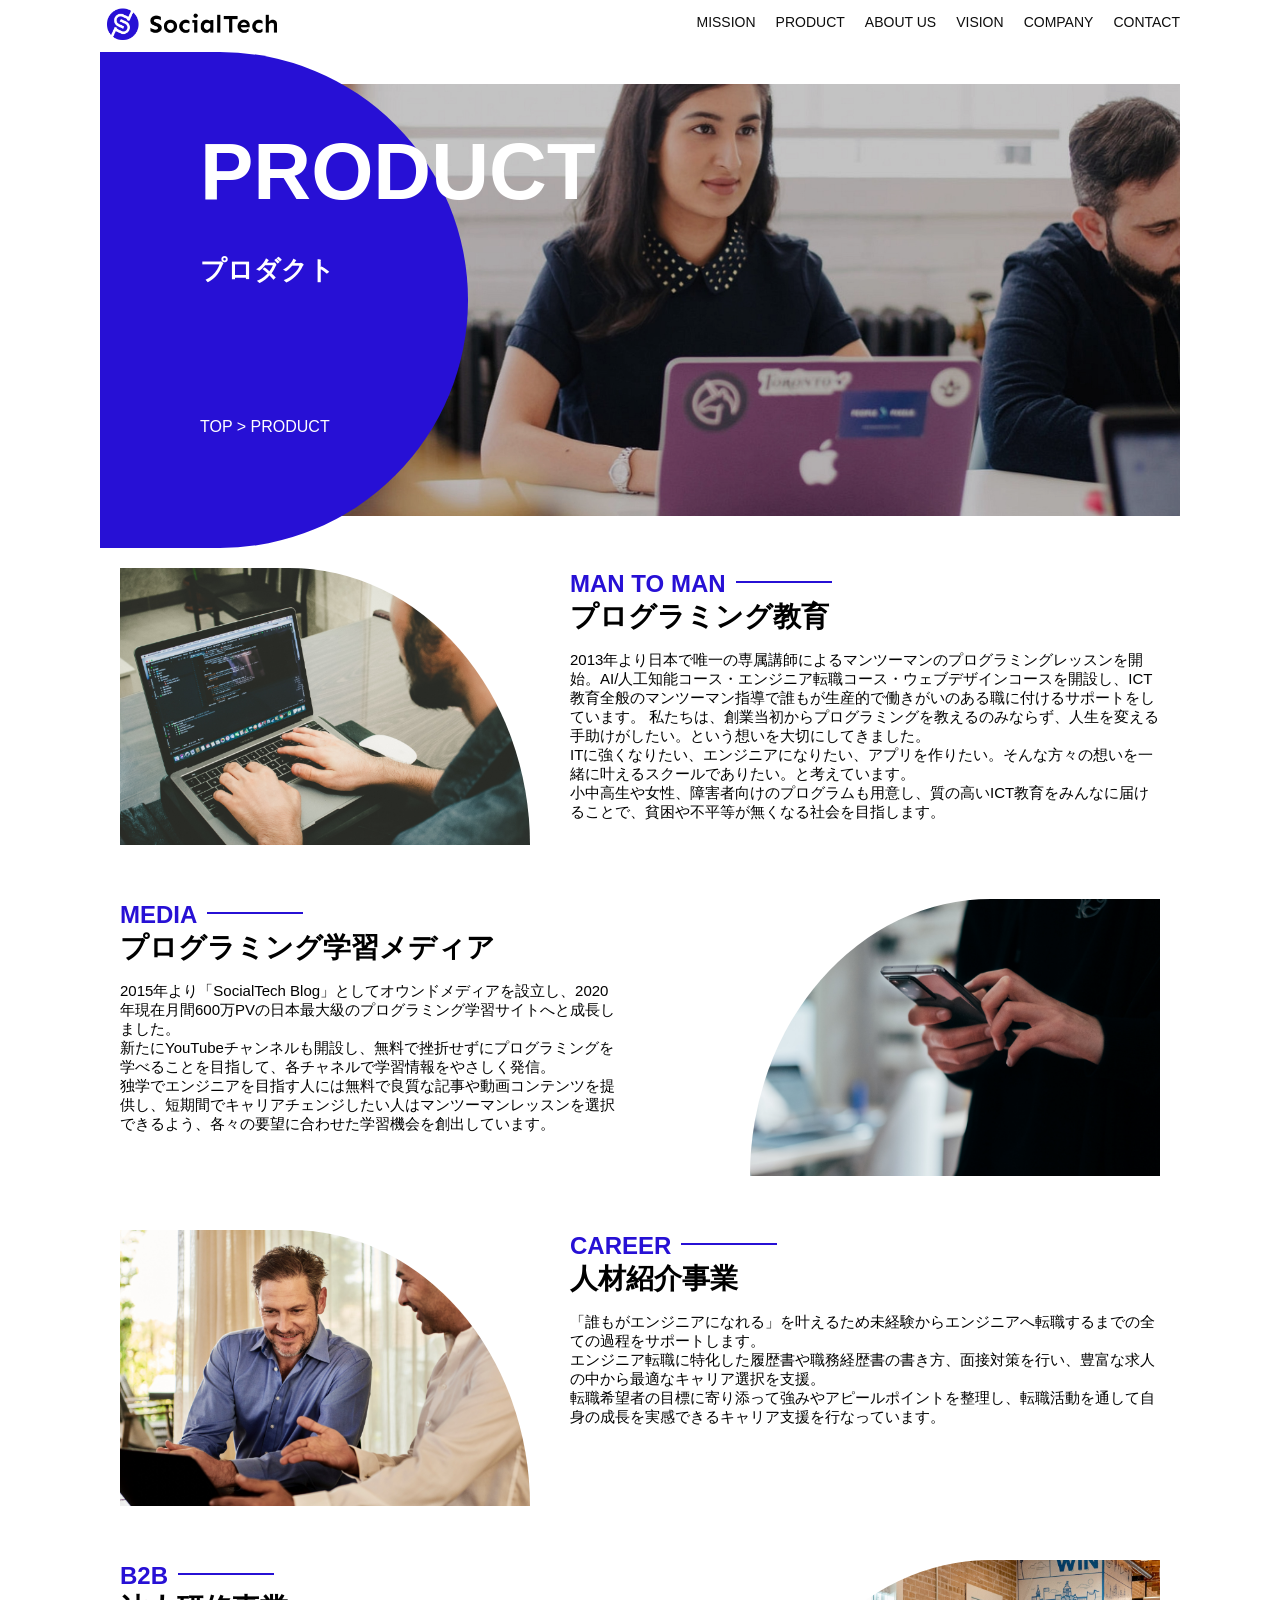
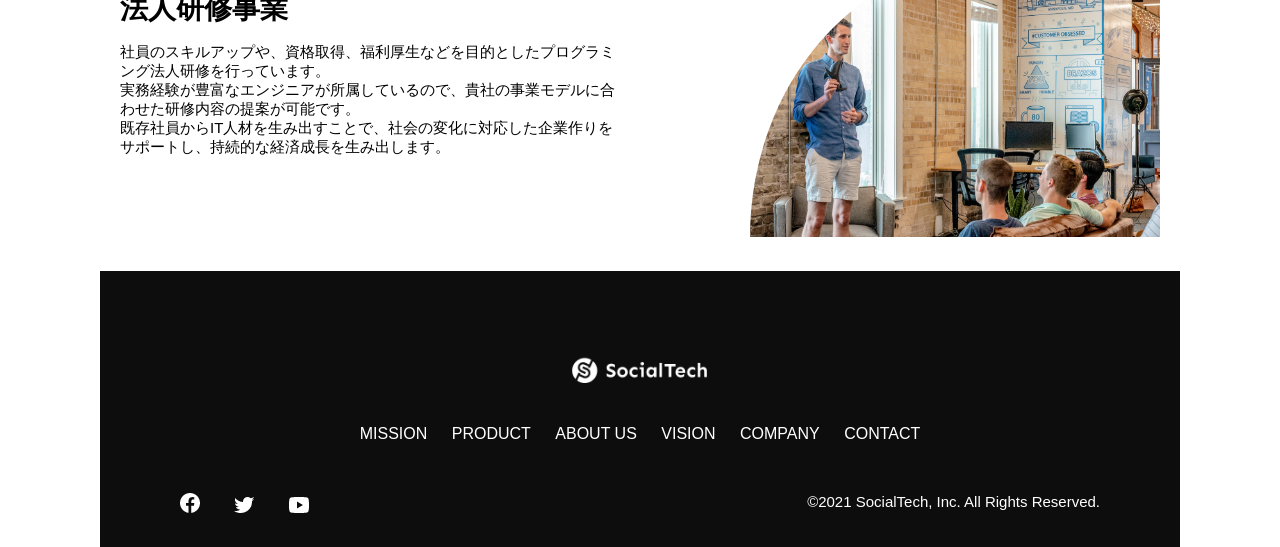
<file: kadai_tutorial_output/socialtech/product.html>
<!DOCTYPE html>
<html>
 <head>
    <title>SocialTech -PRODUCT プロダクト-</title>
    <meta charset="utf-8">
    <meta name="description" content="SocialTechの4つのプロダクトを紹介します">
    <meta name="viewport" content="width=device-width, initial-scale=1.0">
    <link rel="stylesheet" href="style.css">
 </head>

 <body>
    <header>
      <a href="index.html" id="logo">
        <img src="images/logo.png" alt="トップページに戻る">
      </a>

      <nav id="nav-pc">
        <ul>
          <li><a href="mission.html">MISSION</a></li>
          <li><a href="product.html">PRODUCT</a></li>
          <li><a href="index.html#aboutus">ABOUT US</a></li>
          <li><a href="index.html#vision">VISION</a></li>
          <li><a href="index.html#company">COMPANY</a></li>
          <li><a href="index.html#contact">CONTACT</a></li>
        </ul>
      </nav>

      <button id="menu-sp" onclick="document.getElementById('nav-sp').style.display ='block'">
        <img src="images/button-menu.png" alt="ナビゲーションを開く">
      </button>

      <div id="nav-sp">
        <button id="close" onclick="document.getElementById('nav-sp').style.display = 'none'">
           <img src="images/button-close.png" alt="ナビゲーションを閉じる">
        </button>

        <nav>
         <ul>
           <li>
             <a id="logo-sp" href="index.html" onclick="document.getElementById('nav-sp').style.display = 'none'"><img src="images/logo-sp.png" alt="トップページに戻る"></a>
           </li>
           <li><a class="menu" href="mission.html" onclick="document.getElementById('nav-sp').style.display = 'none'">MISSION</a></li>
           <li><a class="menu" href="product.html" onclick="document.getElementById('nav-sp').style.display = 'none'">PRODUCT</a></li>
           <li><a class="menu" href="index.html#aboutus" onclick="document.getElementById('nav-sp').style.display = 'none'">ABOUT US</a></li>
           <li><a class="menu" href="index.html#vision" onclick="document.getElementById('nav-sp').style.display = 'none'">VISION</a></li>
           <li><a class="menu" href="index.html#company" onclick="document.getElementById('nav-sp').style.display = 'none'">COMPANY</a></li>
           <li><a class="menu" href="index.html#contact" onclick="document.getElementById('nav-sp').style.display = 'none'">CONTACT</a></li>
         </ul>
        </nav>
        <div id="sns">
           <a href="https://www.facebook.com/sejuku2013">
              <img src="images/button-facebook.png" alt="Facebookのリンク">
           </a>
           <a href="https://twitter.com/samuraijuku">
              <img src="images/button-twitter.png" alt="Twitterのリンク">
          </a>
          <a href="https://www.youtube.com/channel/UCCFOQO5aDK0xXam4cUQXT8g">
              <img src="images/button-youtube.png" alt="YouTubeのリンク">
          </a>
        </div>
      </div>
    </header>

    <main>
       <article>
         <section id="product-main">
            <div class="product-main-inner">
              <div id="product-title">
                <h1>PRODUCT<br><span>プロダクト</span></h1>
                <p>TOP > PRODUCT</p>
              </div>
            </div>
         </section>

         <section class="product-section product-section-left">
            <div class="product-section-img">
                <img src="images/product/product-mantoman.png" alt="PCでコードを書く男性">
            </div>
            <div class="product-read">
                <h2 class="product-h2">MAN TO MAN</h2>
                <h3 class="product-h3">プログラミング教育</h3>
                <p>
                  2013年より日本で唯一の専属講師によるマンツーマンのプログラミングレッスンを開始。AI/人工知能コース・エンジニア転職コース・ウェブデザインコースを開設し、ICT教育全般のマンツーマン指導で誰もが生産的で働きがいのある職に付けるサポートをしています。 私たちは、創業当初からプログラミングを教えるのみならず、人生を変える手助けがしたい。という想いを大切にしてきました。<br>ITに強くなりたい、エンジニアになりたい、アプリを作りたい。そんな方々の想いを一緒に叶えるスクールでありたい。と考えています。<br>小中高生や女性、障害者向けのプログラムも用意し、質の高いICT教育をみんなに届けることで、貧困や不平等が無くなる社会を目指します。  
                </p>
            </div>
         </section>

         <section class="product-section product-section-right">
            <div class="product-read">
                <h2 class="product-h2">MEDIA</h2>
                <h3 class="product-h3">プログラミング学習メディア</h3>
                <p>
                  2015年より「SocialTech Blog」としてオウンドメディアを設立し、2020年現在月間600万PVの日本最大級のプログラミング学習サイトへと成長しました。<br>新たにYouTubeチャンネルも開設し、無料で挫折せずにプログラミングを学べることを目指して、各チャネルで学習情報をやさしく発信。<br>独学でエンジニアを目指す人には無料で良質な記事や動画コンテンツを提供し、短期間でキャリアチェンジしたい人はマンツーマンレッスンを選択できるよう、各々の要望に合わせた学習機会を創出しています。
                </p>
            </div>
            <div class="product-section-img">
                <img src="images/product/product-media.png" alt="スマートフォンを操作する人">
            </div>
         </section>

         <section class="product-section product-section-left">
            <div class="product-section-img">
                <img src="images/product/product-career.png" alt="笑顔で話し合う2人の女性">
            </div>
            <div class="product-read">
                <h2 class="product-h2">CAREER</h2>
                <h3 class="product-h3">人材紹介事業</h3>
                <p>
                 「誰もがエンジニアになれる」を叶えるため未経験からエンジニアへ転職するまでの全ての過程をサポートします。<br>エンジニア転職に特化した履歴書や職務経歴書の書き方、面接対策を行い、豊富な求人の中から最適なキャリア選択を支援。<br>転職希望者の目標に寄り添って強みやアピールポイントを整理し、転職活動を通して自身の成長を実感できるキャリア支援を行なっています。<br> 
                </p>
            </div>
         </section>

         <section class="product-section product-section-right">
            <div class="product-read">
                <h2 class="product-h2">B2B</h2>
                <h3 class="product-h3">法人研修事業</h3>
                <p>
                  社員のスキルアップや、資格取得、福利厚生などを目的としたプログラミング法人研修を行っています。<br>実務経験が豊富なエンジニアが所属しているので、貴社の事業モデルに合わせた研修内容の提案が可能です。<br>既存社員からIT人材を生み出すことで、社会の変化に対応した企業作りをサポートし、持続的な経済成長を生み出します。
                </p>
            </div>
            <div class="product-section-img">
                <img src="images/product/product-b2b.png" alt="講義中の男性とそれを聴く人々">
            </div>
         </section>
       </article>
    </main>

    <footer>
       <div id="footer-logo">
         <img src="images/logo-sp.png" alt="SocialTech">
       </div>
       <div id="footer-link">
         <a href="mission.html">MISSION</a>
         <a href="product.html">PRODUCT</a>
         <a href="index.html#aboutus">ABOUT US</a>
         <a href="index.html#vision">VISION</a>
         <a href="index.html#company">COMPANY</a>
         <a href="index.html#contact">CONTACT</a>
       </div>
       <div id="sns-footer">
        <div class="sns-btns">
          <a href="https://www.facebook.com/sejuku2013"><img src="images/button-facebook.png" alt="Facebookのリンク"></a>
          <a href="https://twitter.com/samuraijuku"><img src="images/button-twitter.png" alt="Twitterのリンク"></a>
          <a href="https://www.youtube.com/channel/UCCFOQO5aDK0xXam4cUQXT8g"><img src="images/button-youtube.png" alt="YouTubeのリンク"></a>
        </div>
       <p id="copyright">&copy;2021 SocialTech, Inc. All Rights Reserved.</p>
       </div>
    </footer>
 </body>
</html>
</file>
<file: kadai_013/style.css>
body {
  font-family: "Source Sans Pro", "Hiragino Kaku Gothic ProN", Meiryo, Arial,
    sans-serif;
}

p {
  font-size: 15px;
}

#main-visual>img {
  width: 100%;
}

/*================
PC用のスタイル 
=================*/
@media screen and (min-width: 768px) {
  /* 横幅設定 */
  body {
    max-width: 1080px;
    min-width: 960px;
    margin: 0 auto 0 auto;
  }

  /* ヘッダー */
  header {
    display: flex;
    justify-content: space-between;
  }

  /* ナビゲーションのレイアウト */
  #nav-pc {
    text-align: right;
    font-size: 14px;
    padding-top: 15px;
  }

  /* ナビゲーションのリンクの装飾設定 */
  #nav-pc>a {
    text-decoration: none;
    margin-left: 20px;
  }

  #nav-pc>a:link {
    color: #0d0d0d;
  }

  #nav-pc>a:visited {
    color: #0d0d0d;
  }

  #nav-pc>a:hover {
    color: #0d0d0d;
    text-decoration: underline;
  }

  #nav-pc>a:active {
    color: #0d0d0d;
  }
}

@media screen and (max-width: 767px) {
  body {
    min-width: 375px;
    margin: 0;
  }
  
  #nav-pc {
    display: none;
  }

  #menu-sp {
    float: right;
    padding: 0;
  }

  #nav-sp {
    background-color: #ce933e;
    position: absolute;
    left: 0;
    top: 0;
    height: 100%;
    width: 100%;
    display: none;
    z-index: 100;
  }

  #nav-sp ul {
    padding-left: 0;
  }

  #nav-sp li {
    list-style: none;
  }

  #close {
    position: absolute;
    top: 20px;
    right: 20px;
  }

  #logo-sp {
    margin: 80px 0px 30px 20px;
  }

  #nav-sp a {
    display: block;
  }

  #nav-sp a:link {
    color: #ffffff;
  }

  #nav-sp a:visited {
    color: #ffffff;
  }

  #nav-sp a:hover {
    color: #ffffff;
    text-decoration: underline;
  }

  #nav-sp a:active {
    color: #ffffff;
  }

  #nav-sp .menu {
    text-decoration: none;
    display: block;
    margin: 0 20px 0 20px;
    height: 44px;
    font-size: 16px;
    background-image: url(images/arrow.png);
    background-repeat: no-repeat;
    background-position: right top;
  }
}
</file>
<file: kadai_tutorial_output/socialtech/style.css>
/* PC、スマホ共通スタイル */
* {
    box-sizing: border-box;
}

p {
    font-size: 15px;
}

body {
    max-width: 1080px;
    margin: 0 auto 0 auto;
    font-family: "Source Sans Pro", "Hiragino Kaku Gothic ProN", Meiryo, Arial, sans-serif;
}

header {
    display: flex;
    justify-content: space-between;
}

#nav-pc {
    font-size: 14px;
}

#nav-pc ul {
    display: flex;
    padding-left: 0;
}

#nav-pc li {
    list-style: none;
}

#nav-pc a {
    text-decoration: none;
    margin-left: 20px;
    color: #0d0d0d;
}

#nav-pc a:hover {
    text-decoration: underline;
}

#nav-sp,#menu-sp {
    display: none;
}

#main-visual {
    position: relative;
    height: 400px;
}

#main-message {
    position: absolute;
    top: 0;
    left: 0;
    background-color: #2710d5;
    color: #ffffff;
    border-radius: 0 0 476px 0;
    max-width: 620px;
    width: 100%;
    height: 100%;
    z-index: 11;
}

#main-message h1 {
    font-size: 60px;
    margin: 100px 0 0 50px;
}

#main-message p {
    font-size: 28px;
    margin: 0 0 0 50px;
}

#main-visual > img {
    max-width: 620px;
    border-radius: 476px 0 0 0;
    position: absolute;
    top: 0;
    right: 0;
    z-index: 10;
}

h2 {
    margin: 40px 0 0 0;
}

h2::after{
    content: url("images/line.png");
    margin: 10px;
}

h3{
    font-size: 27px;
}

#mission {
    margin: 80px auto 80px auto;
}

#mission-flex {
    display: flex;
}

#mission-flex > div {
    width: 50%;
    margin: 20px;
}

#mission-photo {
    width: 100%;
}

#s2dgs {
    margin-top: 50px;
    width: 100%;
}


#product {
    margin: 80px 0 80px 0;
    padding: 10px 40px 0px 40px;
    background-color: #fafafa;
}

#product .product-flex {
    display: flex;
    margin-top: 40px;
}

#product-left {
    width: 50%;
    margin-right: 20px; 
}

#product-right {
    width: 50%;
    margin-left: 20px;
    margin-top: 80px;
} 

#product-left > div {
    position: relative;
    height: 480px;
    margin-right: 20px;
}

#product-right > div {
    position: relative;
    height: 480px;
    margin-left: 20px;
}

.product-photo {
    width: 100%;
}

.product-explain {
    background-color: #ffffff;
    position: absolute;
    left: 0;
    bottom: 50px;
    margin: 0 40px 0 40px;
    padding: 20px;
    box-shadow: 5px 5px 10px rgba(0, 0, 0, 0.05);
}

.product-explain > span {
    color: #2710d5;
    font-weight: bold;
    font-size: 16px;
    margin: 0;
}

.product-explain > h3 {
    margin: 5px 0 5px 0;
}

.product-explain > p {
    font-size: 14px;
    margin: 0;
}

#product-more {
    text-align: center;
}

#product-more a {
    position: relative;
    bottom: -42px;
}


#aboutus {
    margin: 80px auto 80px auto;
}

#aboutus > div {
    display: flex;
}

.culture-img {
    width: 50%;
    align-self: flex-start;
}

.culture-img2 {
    margin-top: 50px;
    width: 100%;
}

.culture-table {
    margin-right: 50px;
}

.culture-num {
    font-size: 80px;
    color: #2710d5;
    padding: 0 20px 0 0;
}

.culture-table th {
    text-align: left;
    font-size: 28px;
    font-weight: bold;
}

.culture-en {
    color: #2710d5;
    font-size: 24px;
}

.culture-description {
    margin: 0;
}


#vision {
    margin: 80px auto 80px auto;
}

#vision > div {
    display: flex;
    justify-content: space-between;
    flex-wrap: wrap;
}

.vision-box {
    width: 300px;
    height: 300px;
    margin-bottom: 30px;
    position: relative;
}

.vision-box > img {
    width: 100%;
    position: relative;
    z-index: 30;
}

.vision-box > div {
    position: absolute;
    top: 0;
    left: 0;
    z-index: 31;
    margin-right: 20px;
}

.vision-box > div > h4 {
    color: #2710d5;
    font-size: 19px;
    margin: 80px 0 0 0;
}

.vision-box > div > h4::first-letter {
    font-size: 40px;
}

.vision-box > div > h5 {
    font-size: 20px;
    margin: 0 0 0 0;
}

.vision-box > div > p {
    margin: 10px 0 0 0;
}


#company {
    margin: 80px auto 80px auto;
}

#company-table {
    width: 100%;
}

.tableheader {
    text-align: left;
    padding: 20px;
    border-bottom-color: #2710d5;
    border-bottom-width: 1px;
    border-bottom-style: solid;
    width: 100px;
}

.tableheader-first {
    border-top-color: #2710d5;
    border-top-width: 1px;
    border-top-style: solid;
 }

.cell {
    padding: 30px;
    border-bottom-color: #ececec;
    border-bottom-width: 1px;
    border-bottom-style: solid;
}

.cell-first {
    border-top-color: #ececec;
    border-top-width: 1px;
    border-top-style: solid;
}

#company > iframe {
    width: 100%;
    height: 368px;
    margin-top: 40px;
}


#contact{
    margin: 80px auto 80px auto;
}

#contact > form > div {
    display: flex;
    flex-direction: row;
    flex-wrap: wrap;
    padding-bottom: 30px;
}

.contact-heading {
    width: 240px;
    align-self: center;
}

.contact-label {
    font-weight: bold;
}

.contact-span {
    color: #ce2222;
    margin: 0 0 0 20px;
    font-weight: bold;
}

.contact-textbox {
    border-top: 0px;
    border-left: 0px;
    border-right: 0px;
    border-bottom-width: 1px;
    border-bottom-color: #707070;
    border-bottom-style: solid;
    background-color: #fafafa;
    width: 400px;
    height: 56px;
}

.contact-textarea {
    border-top: 0px;
    border-left: 0px;
    border-right: 0px;
    border-bottom-width: 1px;
    border-bottom-color: #707070;
    background-color: #fafafa;
    width: 400px;
    height: 200px;
}

#contact dt {
    font-weight: bold;
}

#contact dd {
    margin: 0 0 16px 0;
}

#contact dd p {
    margin: 0;
}

#contact dd ul {
    padding-left: 0;
}

#contact dd li {
   margin-bottom: 0;
    list-style: none; 
}


footer {
    background-color: #0d0d0d;
    text-align: center;
    padding:  80px 80px 30px 80px;
}

#footer-logo {
    margin-bottom: 30px;
}

#footer-link {
    margin-bottom: 50px;
}

#footer-link > a {
    text-decoration: none;
    margin: 10px;
    color: #ffffff;
}

#footer-link > a:hover {
    text-decoration: underline;  
}

#sns-footer {
    display: flex;
    justify-content: space-between;
}

#sns-footer a {
    margin-right: 30px;
}

#copyright {
    color: #ffffff;
    margin: 0;
}

.mission-main-inner {
    background-image: url(images/mission/mission-main.png);
    background-repeat: no-repeat;
    background-position-y: center;
}

#mission-title {
    background-color: #2710d5;
    width: 368px;
    color: #ffffff;
    height: 496px;
    border-radius: 0 248px 248px 0;
    position: relative;
}

 #mission-title h1 {
    position: absolute;
    top: 0;
    left: 100px;
    font-size: 80px;
    line-height: 1;
 }

 #mission-title h1 span {
    font-size: 26px;
 }

 #mission-title > p {
    position: absolute;
    top: 350px;
    left: 100px;
    font-size: 16px;
 }

 #mission-s2dgs {
    padding: 20px;
 }

 .mission-h2 {
    color: #2710d5;
    font-size: 40px;
 }

 .mission-h2::after {
    content: none;
 }

 #mission-five-goals {
    padding: 20px;
    display: flex;
 }
 
 #mission-five-goals .five-goals-image {
    width: 30%;
    padding: 20px;
 }

 #mission-five-goals .five-goals-image img {
    width: 100%;
 }

 #mission-five-goals .five-goals-read {
    width: 70%;
    padding: 20px;
 }

 #mission-five-goals .five-goals-read > div {
    margin-bottom: 40px;
 }
 .fivegoals-image-right {
    float: right;
    margin: 20px;
 }

 .fivegoals-image-left {
    float: left;
    margin: 20px;
 }

 .fivegoals-number {
    color: #2710d5;
    font-size: 48px;
    font-weight: bold;
    margin: 0;
 }

 .fivegoals-h3 {
    font-size: 28px;
    margin: 0;
 }

 .fivegoals-p {
    margin: 0;
 }

 .product-main-inner {
    background-image: url(images/product/product-main.png);
    background-repeat: no-repeat;
    background-position-y: center;
 }

 #product-title {
    background-color: #2710d5;
    width: 368px;
    color: #ffffff;
    height: 496px;
    border-radius: 0 248px 248px 0;
    position: relative;
 }

 #product-title h1 {
    position: absolute;
    top: 0;
    left: 100px;
    font-size: 80px;
    line-height: 1;
 }

 #product-title h1 span {
    font-size: 26px;
 }
    
 #product-title > p {
    position: absolute;
    top: 350px;
    left: 100px;
    font-size: 16px;
 }

 .product-section {
    display: flex;
    padding: 20px 20px 0;
 }

 .product-section .product-section-img {
    width: 450px;
 }

 .product-section-left .product-section-img img {
    width: 100%;
    padding: 0 40px 30px 0;
    border-radius: 0 432px 0 0;
 }

 .product-section-left .product-read {
    width: 50%;
    flex-grow: 1;
 }

 .product-section-left .product-read p {
    margin-bottom: 0;
 }

 .product-section-right {
    justify-content: space-between;
 }

 .product-section-right .product-section-img img {
    width: 100%;
    padding: 0 0 30px 40px;
    border-radius: 432px 0 0 0;
 }

 .product-section-right .product-read {
    width: 500px;
 }

 .product-h2 {
    color: #2710d5;
    font-size: 24px;
    margin: 0;
 }

 .product-h3 {
    font-size: 28px;
    margin: 0;
 }

@media screen and (max-width:767px) {
  #nav-pc {
      display: none;
    }

  #menu-sp {
      display: block;
      background-color: transparent;
      float: right;
      padding: 0;
      border: none;
    }

  #nav-sp {
      background-color: #2710d5;
      position: fixed;
      left: 0;
      top: 0;
      width: 100%;
      height: 100%;
      display: none;
      z-index: 100;
    }

  #close {
      position: absolute;
      top: 20px;
      right: 20px;
      background-color: transparent;
      border: none;
   }

  #nav-sp nav ul {
      padding: 0;
   }

  #nav-sp nav li {
      list-style: none;
   }

  #logo-sp {
      margin: 80px 0 30px 20px;
   }

   #nav-sp nav a {
      display: block;
      color: #ffffff;
   }

   #nav-sp nav a:hover {
      text-decoration: underline;
   }

   #nav-sp .menu {
      text-decoration: none;
      margin: 0 20px 0 20px;
      height: 44px;
      font-size: 16px;
      background-image: url("images/arrow.png");
      background-repeat: no-repeat;
      background-position: right top;
   }
   
   #sns {
    position: absolute;
    bottom: 20px;
    left: 20px;
   }

   #sns > a {
    margin-right: 30px;
   }

   #main-visual {
    position: relative;
    height: 470px;
   }

   #main-visual > div {
    text-align: center;
    height: 280px;
   }

   #main-visual > div > p {
    margin: 0;
    font-size: 15px;
   }

   #main-visual > img {
    width: 100%;
    border-radius:476px 0 0 0;
    top: auto;
    bottom: 0;
   }

   h2 {
    margin: 15px 0 15px 0;
   }

   h3 {
    font-size: 24px;
    margin: 10px 0 0 0;
   }

   #mission {
    margin: 20px 0 20px 0;
    padding: 0 20px 0 20px;
   } 

   #mission-flex {
    flex-direction: column;
   }

   #mission-flex > div {
    width: 100%;
    margin: 0;
   }


   #product {
    margin: 0;
    padding: 10px 20px 0 20px;
   }

   #product .product-flex {
    flex-direction: column;
    margin-top: 0;
   }

   #product-left,#product-right {
    width: 100%;
    margin: 0;
   }

   #product-left > div,#product-right > div {
    height: auto;
    margin: 0;
   }

   .product-explain {
    position: relative;
    margin: 0;
   }

   .product-explain > h3 {
    margin: 10px 0 10px 0;
    font-size: 24px;
   }

   #product-more {
    text-align: left;
   }

   #aboutus {
    margin: 80px 20px 80px 20px;
   }

   #aboutus > div {
    flex-direction: column;
   }

   .culture-table th {
    font-size: 16px;
   }

   .culture-table {
    margin: 0;
    padding: 20px;
    order: 2;
   }

   .culture-img {
    width: 100%;
    order: 1;
   }

   .culture-img2 {
    margin: 0;
   }

   .culture-num {
    margin: 0;
   }

   .culture-description {
    margin: 0;
   }

   #vision {
    margin: 80px 20px 80px 20px;
   }

   .vision-box > img {
    position: absolute;
    top: 0;
    left: 0;
   }

   .vision-box > div > h4 {
    margin: 60px 0 0 0;
   }
   
   #company {
    margin: 0 20px 0 20px;
   }

   #company > h3 {
    margin-bottom: 20px;
   }
   .tableheader {
    width: 50px;
   }

   .cell {
    padding: 20px;
   }

   #company > iframe {
    height: 240px;
   }


   #contact {
    margin: 80px 20px 80px 20px;
   }

   #contact > h3 {
    margin-bottom: 20px;
   }

   #contact > form > div {
    flex-direction: column;
    margin-bottom: 20px;
   }

   .contact-heading {
    align-self: auto;
    margin-bottom: 20px;
   }

   .contact-textbox {
    min-width: 300px;
    width: 100%;
   }

   .contact-textarea {
    height: 150px;
    width: 100%;
   }

   .radiobutton {
    margin-bottom: 20px;
   }


   footer {
    padding: 30px 20px 50px 20px;
    text-align: left;
   }

   #footer-link > a {
    margin: 0 20px 30px 0;
    display: block;
    background-image: url(images/arrow.png);
    background-repeat: no-repeat;
    background-position: right top;
   }
   #footer-link > a:hover {
    text-decoration: underline;
   }

   #sns-footer {
    flex-direction: column;
    justify-content: flex-start;
   }

   #copyright {
    font-size: 12px;
    margin-top: 30px;
   }

   #mission-main {
    height: 256px;
    margin-top: 4%;
    position: relative;
   }

   .mission-main-inner {
    height: 80%;
    background-size: cover;
   }

   #mission-title {
    width: 136px;
    height: 256px;
    position: absolute;
    top: -10%;
   }

   #mission-title h1 {
    left: 20px;
    font-size: 40px;
   }

   #mission-title h1 span {
    font-size: 18px;
   }
   
   #mission-title > p {
    top: 180px;
    left: 20px;
    font-size: 13px;
   }

   .mission-h2 {
    font-size: 38px;
    margin: 0;
   }

   .mission-h2::after {
    content: none;
   }

   #mission-s2dgs > img {
    width: 100%;
   }

   #mission-five-goals {
    flex-direction: column;
   }

   #mission-five-goals > div {
    padding: 0;
   }

   #mission-five-goals .five-goals-image,
   #mission-five-goals .five-goals-read {
    width: 100%;
    padding: 0;
   }

   #mission-five-goals .five-goals-read > div {
    display: flex;
    flex-direction: column;
   }

   .fivegoals-image-right, .fivegoals-image-left {
    align-self: center;
   }

   #product-main {
    height: 256px;
    margin-top: 4%;
    position: relative;
   }
   
   .product-main-inner {
    height: 80%;
    background-size: cover;
   }

   #product-title {
    width: 136px;
    height: 256px;
    position: absolute;
    top: -10%;
   }

   #product-title h1 {
    left: 20px;
    font-size: 40px;
   }

   #product-title h1 span {
    font-size: 18px;
   }

   #product-title > p {
    top: 180px;
    left: 20px;
    font-size: 13px;
   }

   .product-section {
    flex-direction: column;
   }

   .product-section .product-section-img {
    width: 100%;
   }

   .product-section .product-section-img img {
    width: 100%;
    padding: 0;
   }

   .product-section-left .product-section-img img {
    border-radius: 0 300px 0 0;
   }
   .product-section-left .product-read {
    width: 100%;
    flex-grow: 1;
   }

   .product-section-right .product-section-img img {
    order: 1;
    border-radius: 300px 0 0 0;
   }

   .product-section-right .product-read {
    order: 2;
    width: 100%;
   }
}
</file>
<file: kadai_015/style.css>
html {
  font-size: 20px;
}

body {
  font-family: "Arial", "Meiryo", sans-serif;
  text-align: center;
}

.blue {
  color: skyblue;
}

.pink {
  color: rgb(255, 192, 203);
}

h1 {
  font-family: "Josefin Sans", sans-serif;
  font-size: 2rem;
  letter-spacing: 1.2em;
  text-shadow: 2px 2px 4px gray;
  border-bottom: solid 3px rgb(115, 115, 114);
}

#basic p {
  font-weight: bold;
}
</file>
<file: kadai_018/style.css>
#top{
    width: 800px;
    margin: 20px auto;
    text-align: center;
    background-color: #dcc9f4;
}
.top-child{
    display: inline-block;
    width: 20%;
   background-color: #ffd9df; 
}

#middle{
    position: relative;
    width: 800px;
    height: 800px;
    margin: 20px auto;
    background-color: #ffd9df;
}
#middle-child01{
    position: absolute;
    top: 100px;
    left: 100px;
    width: 200px;
    height: 200px;
    background-color: #87ceeb;
}
#middle-child02{
    position: absolute;
    top: 300px;
    left: 300px;
    width: 200px;
    height: 200px;
    background-color: #87ceeb;
}
#middle-child03{
    position: absolute;
    top: 500px;
    left: 500px;
    width: 200px;
    height: 200px;
    background-color: #87ceeb;
}

#bottom{
    width: 800px;
    height: 300px;
    margin: 0px auto;
    background-color: #87ceeb;
}
#bottom-child01{
    width: 400px;
    height: 100px;
    background-color: #e5dcf0;
}
#bottom-child02{
    position: relative;
    left: 200px;
    width: 400px;
    height: 100px;
    background-color: #e5dcf0;
}
#bottom-child03{
    position: relative;
    left: 400px;
    width: 400px;
    height: 100px;
    background-color: #e5dcf0;
}
</file>
<file: kadai_022/style.css>
h1,p,body {
    margin: 0;
}
p,a {
    font-size: 20px;
}

header {
    margin-bottom: 20px;
    background-color: rgb(244, 79, 79);
    text-align: center;
}
h1 {
    color: rgb(255, 255, 255);
}

main {
    margin: 10px;
}
#parent {
    display: flex;
    justify-content: space-around;
}
.contents {
    border: 3px solid rgb(238, 204, 204);
    flex-basis: 25%;
    padding: 10px 15px;
    margin: 20px 0;
    text-align: center;
}
h2 {
    font-size: 25px;
    border-bottom: 3px dotted rgb(236, 122, 122);
}
h2::before {
    content: "●";
    color: rgb(239, 111, 139)
    ;
}
.contents p:nth-of-type(2)::first-letter {
  font-weight: bold;
  color: rgb(97, 206, 249);
}
.contents img {
    margin: 10px 0;
    width: 70%;
}

footer {
    background-color: rgb(244, 79, 79);
    text-align: center;
}
a {
    color: rgb(255, 255, 255);
}
a:visited {
    color: rgb(193, 234, 251);  
}
a:hover {
    color: rgb(245, 178, 168);
}

@media screen and (max-width: 768px) {
    h2{
        font-size: 30px;
    }
    p{
        font-size: 25px;
    }
    #parent {
      flex-direction: column;  
    }
}
</file>
